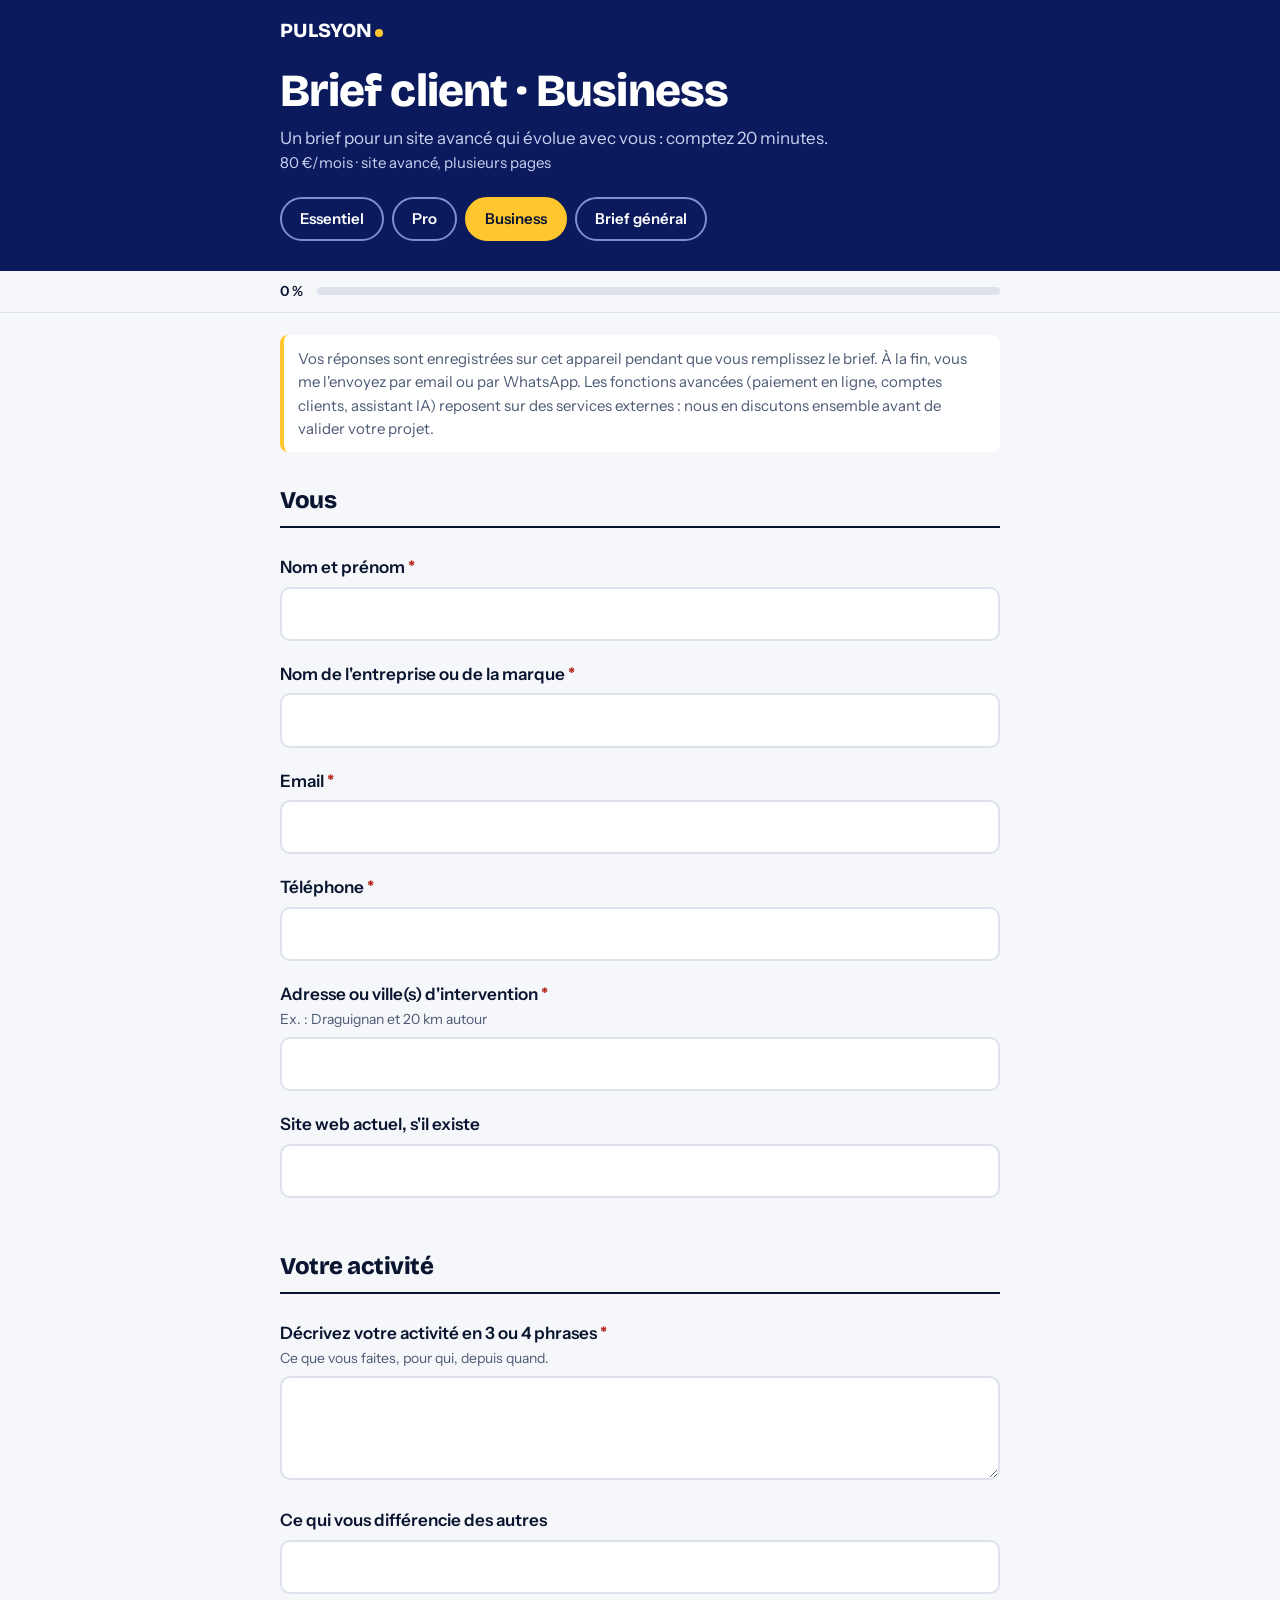
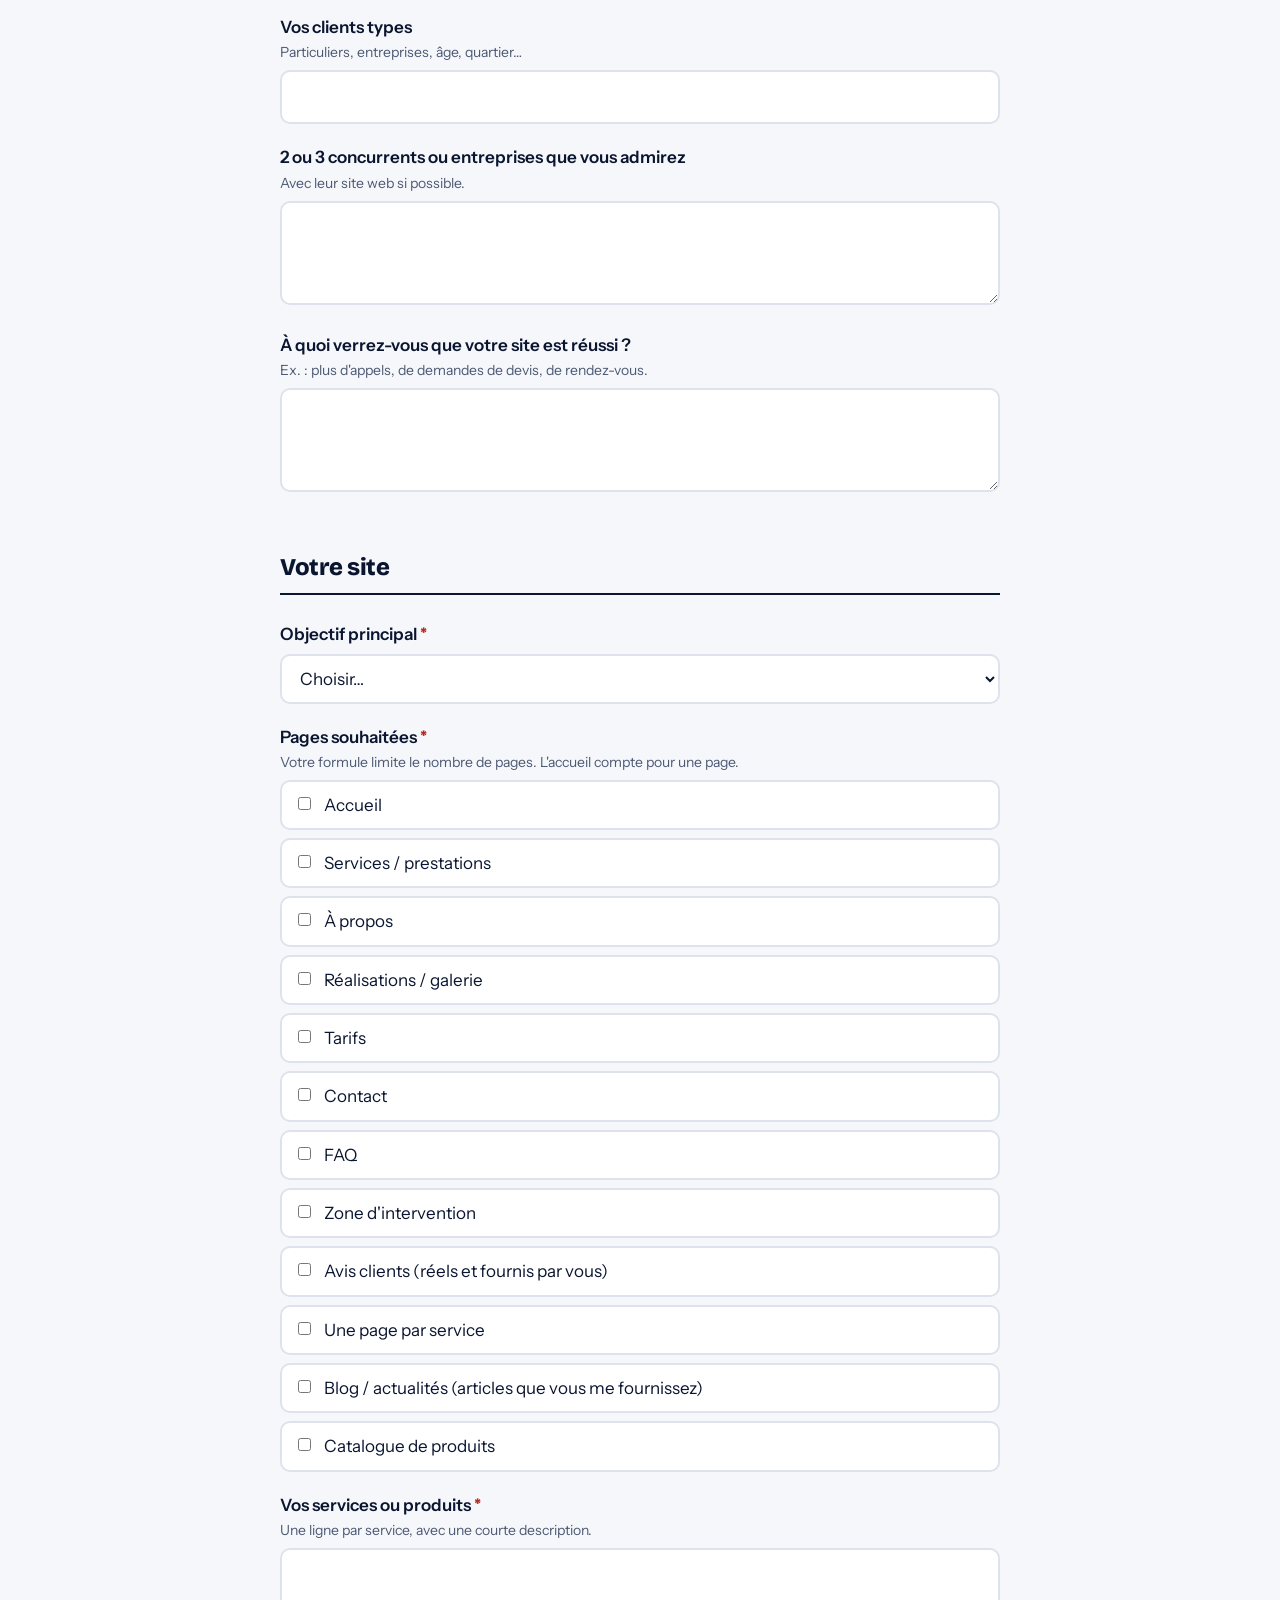
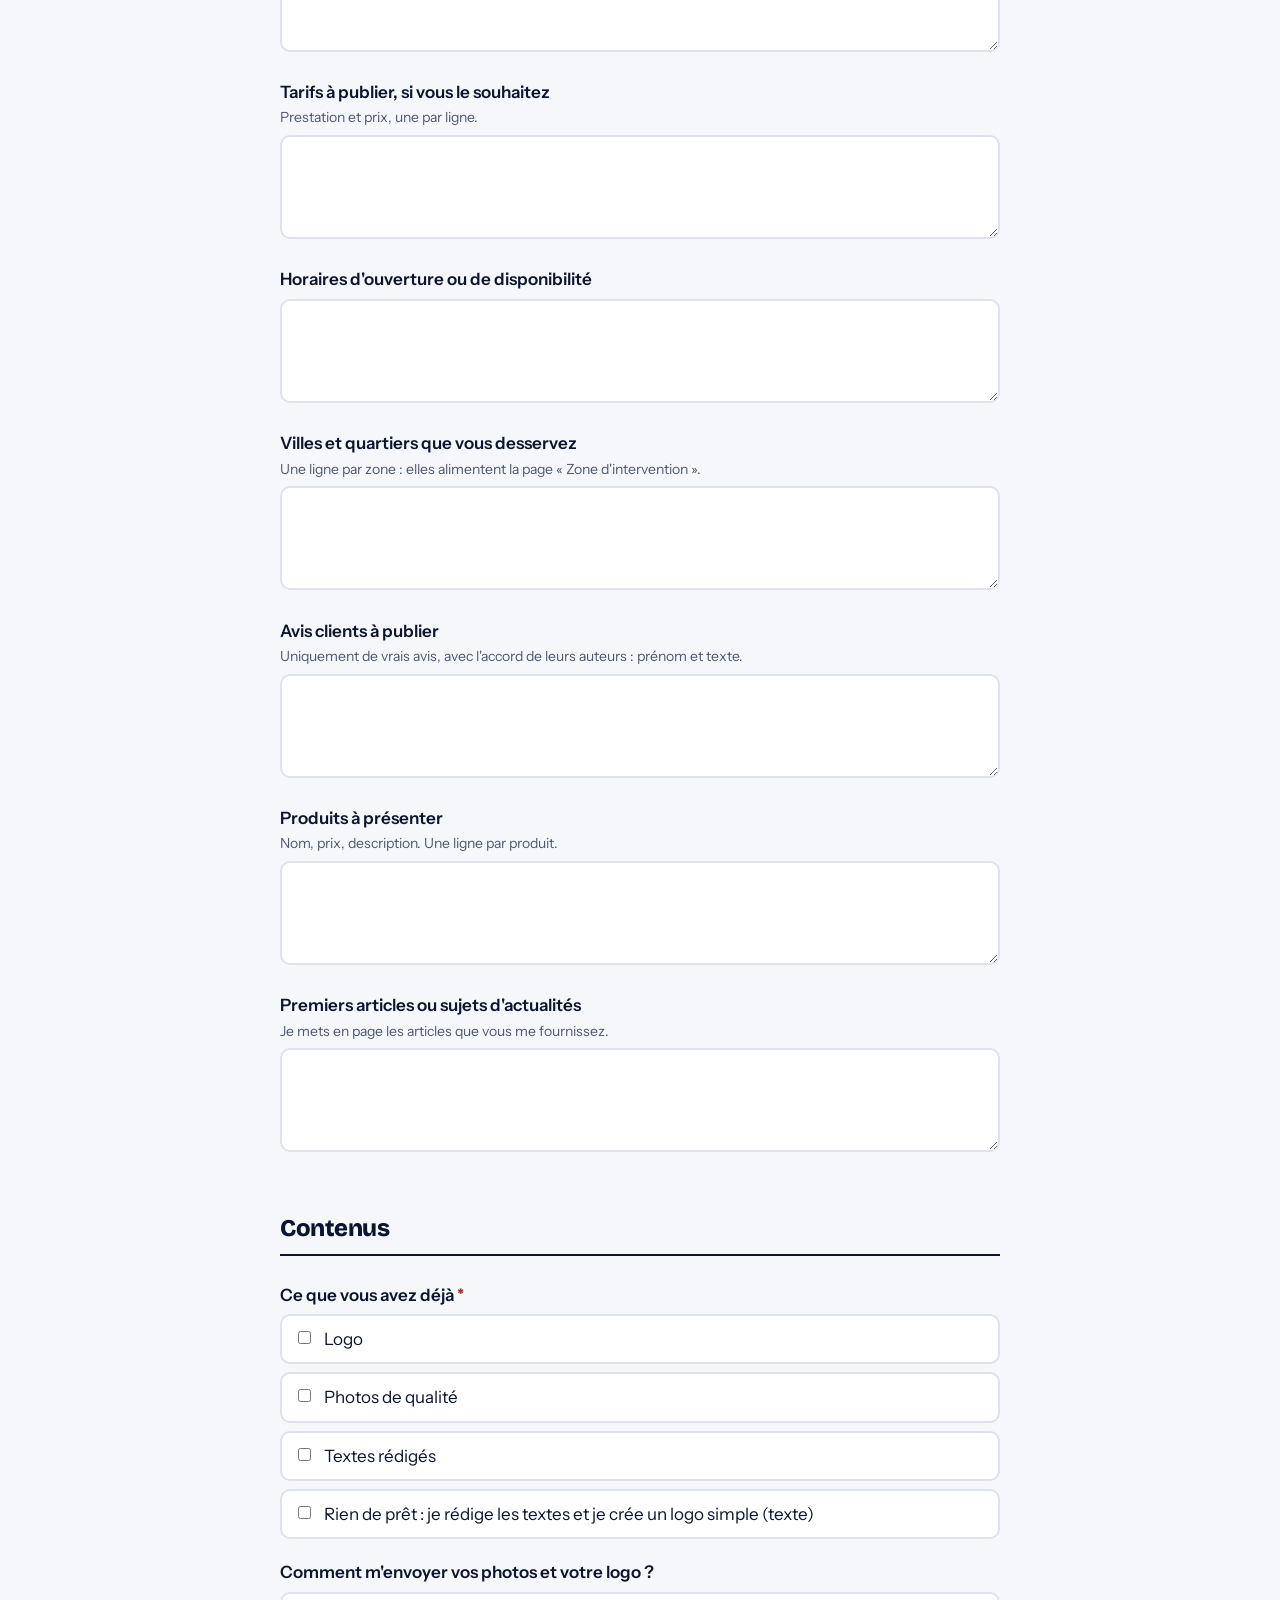
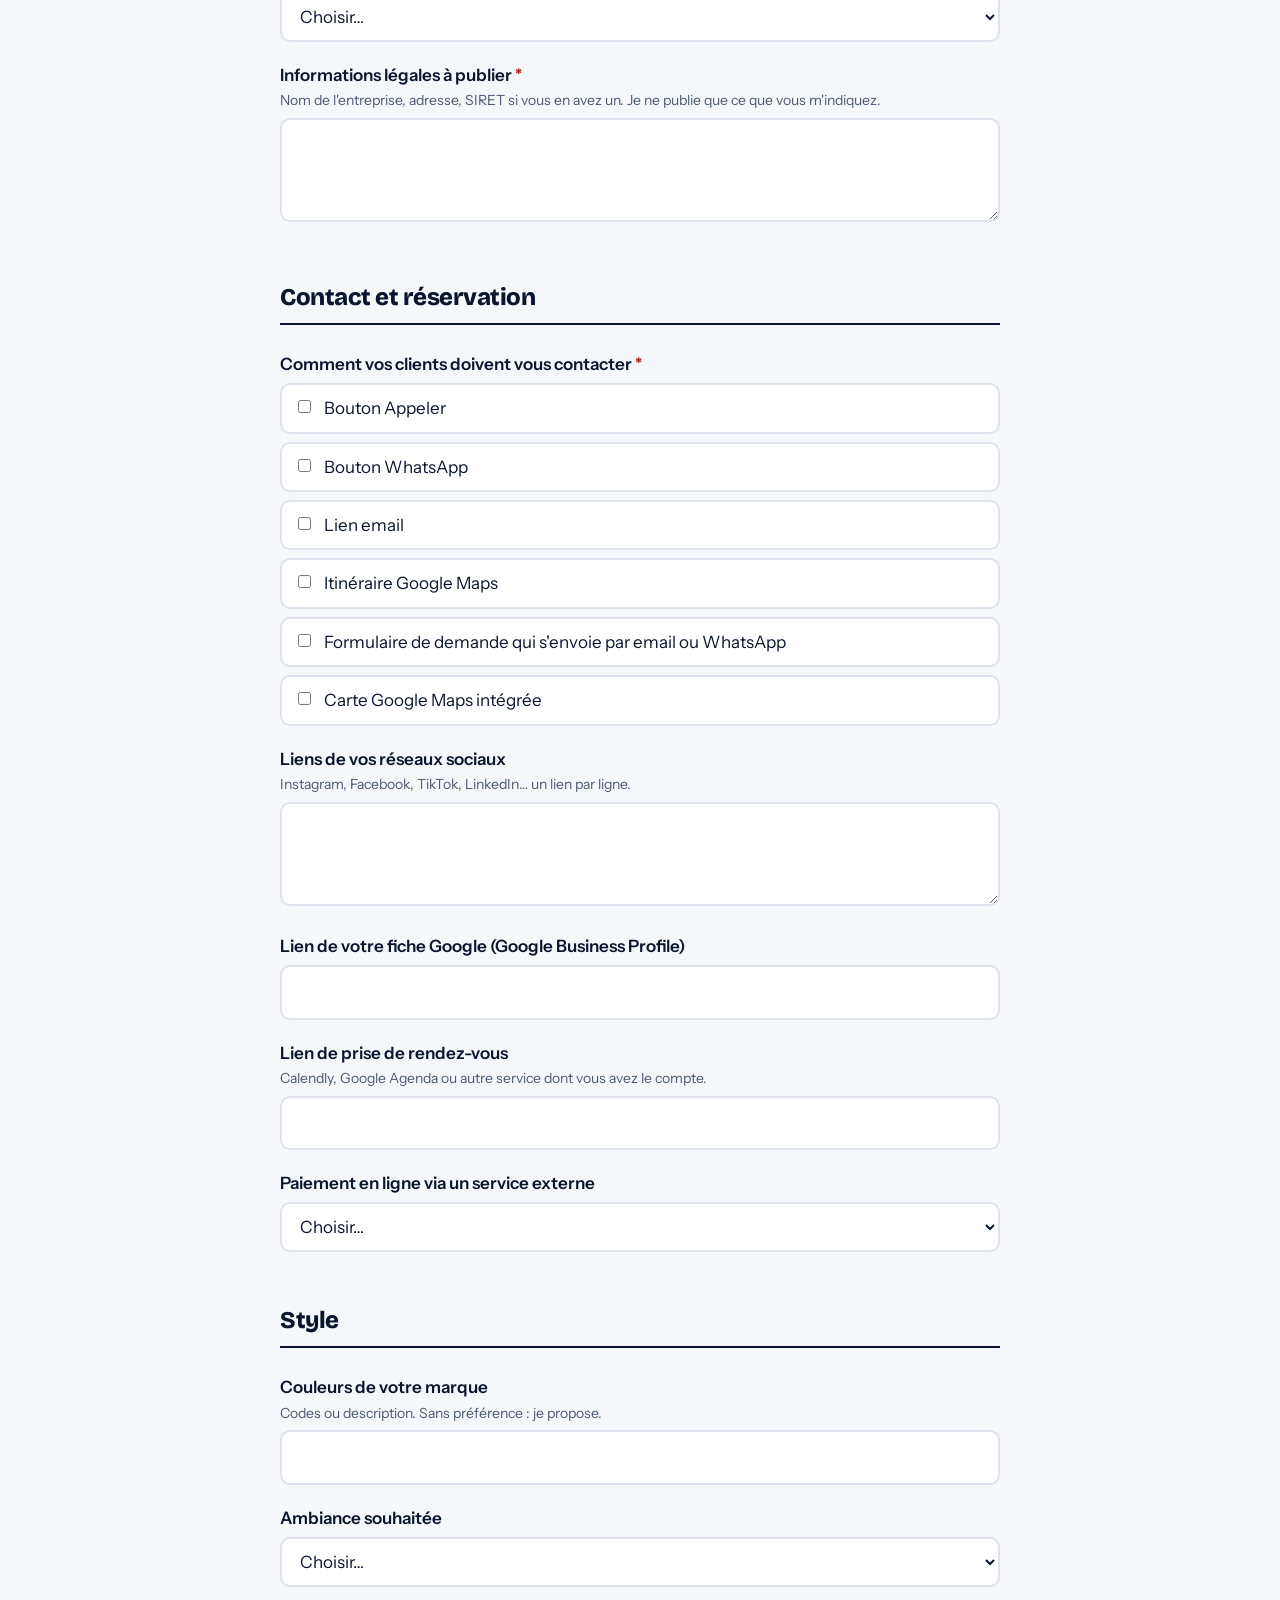
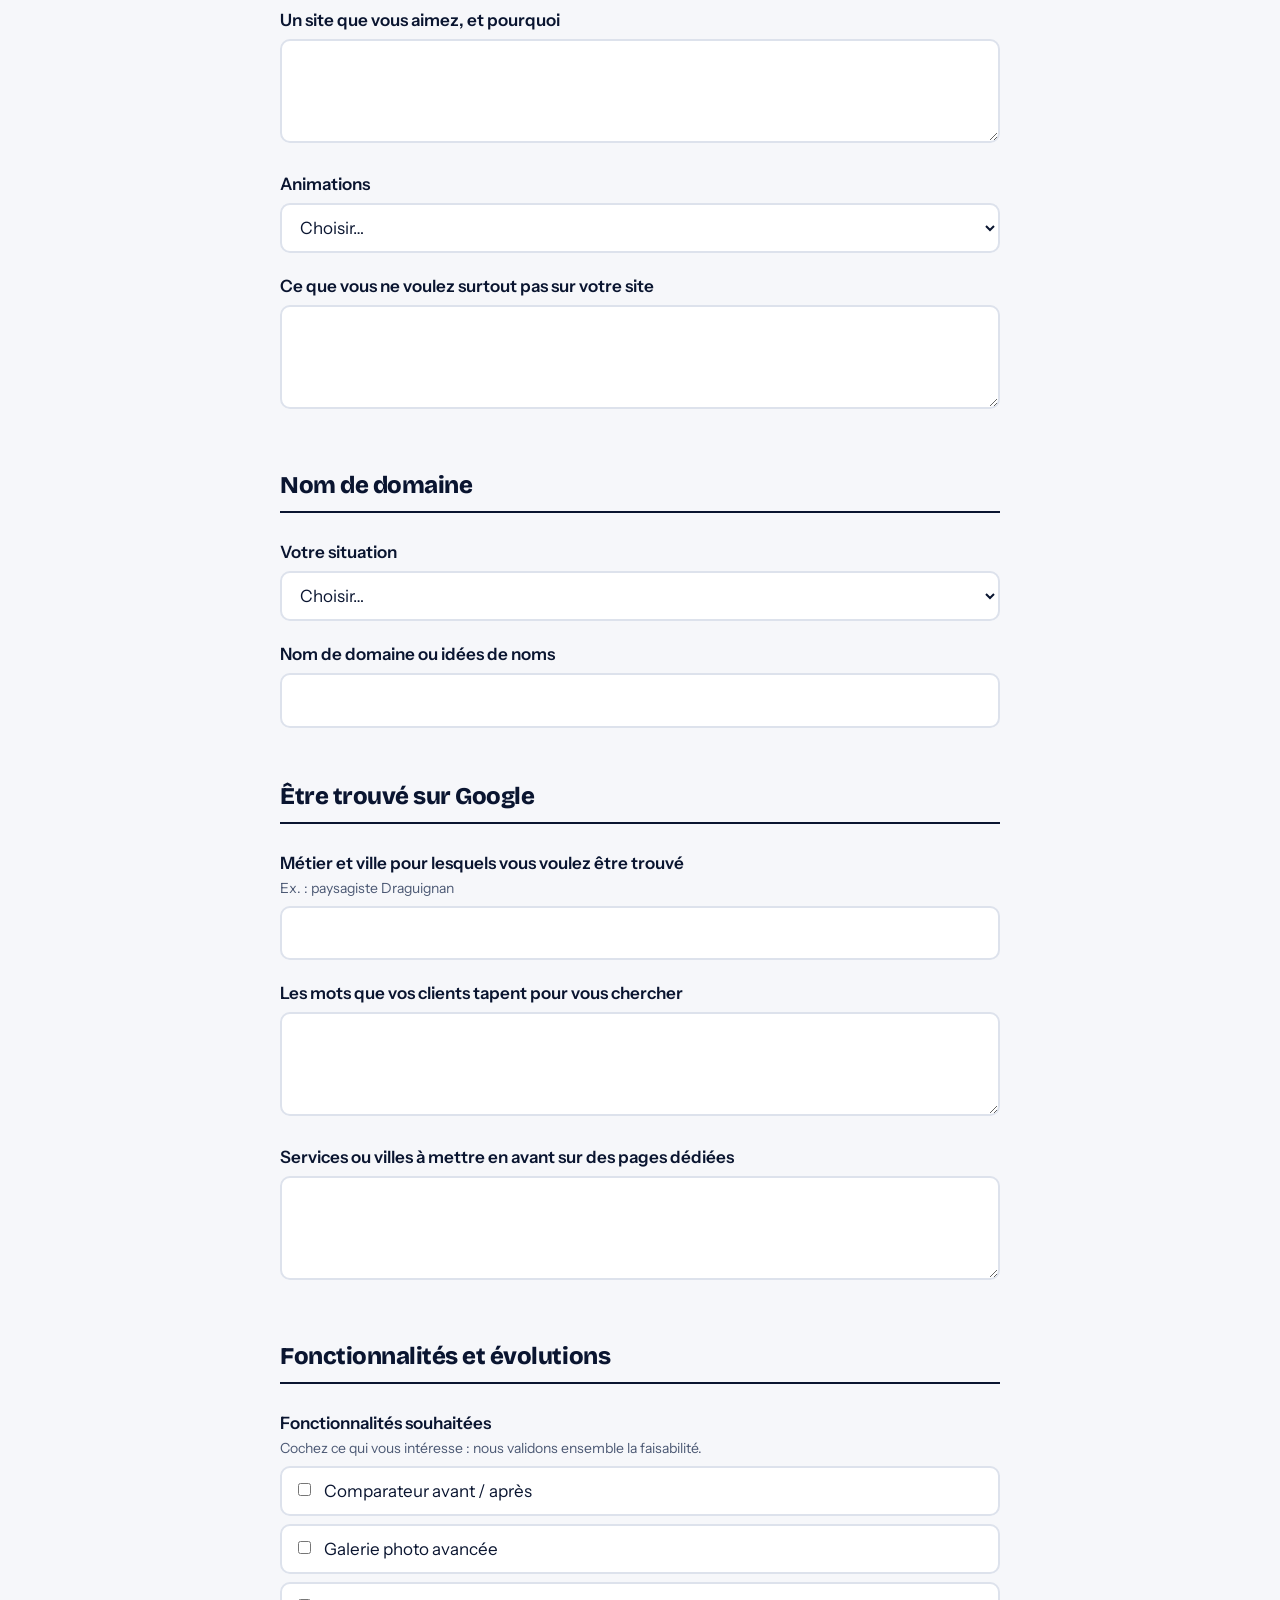
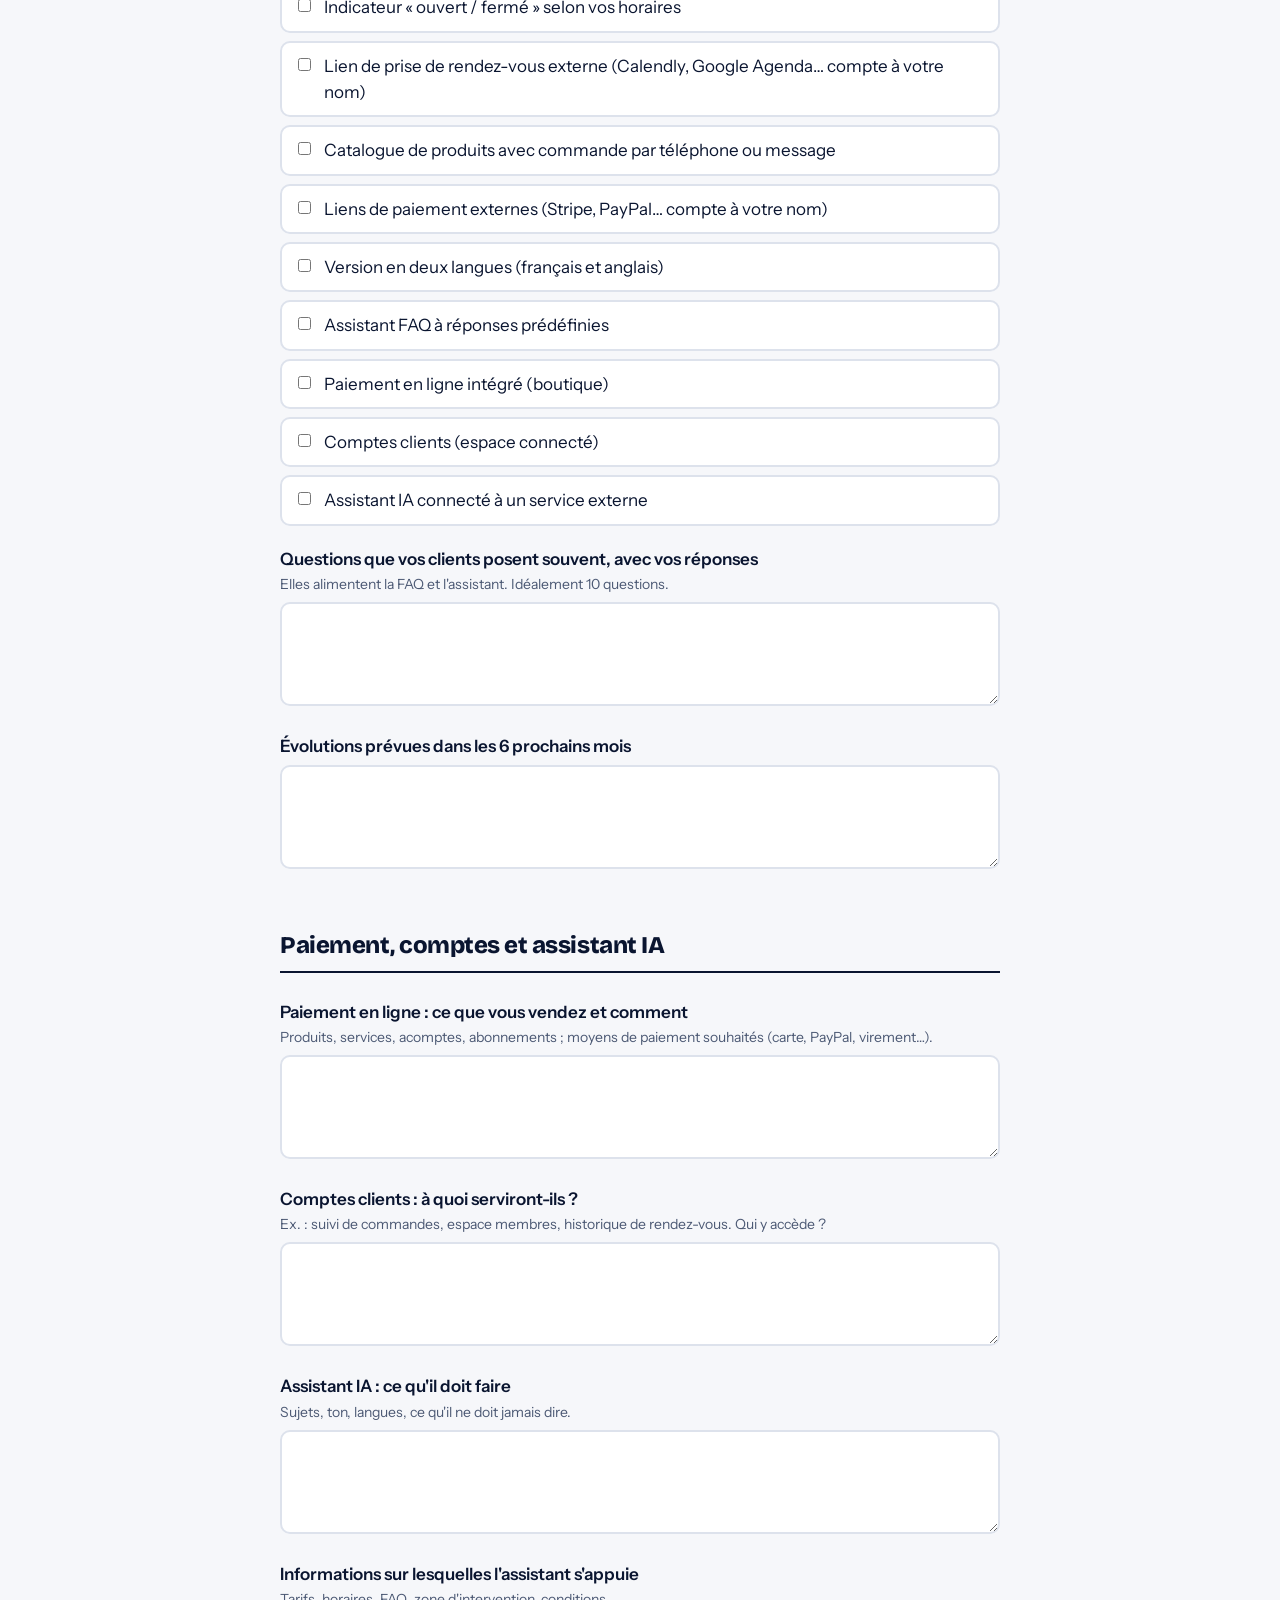
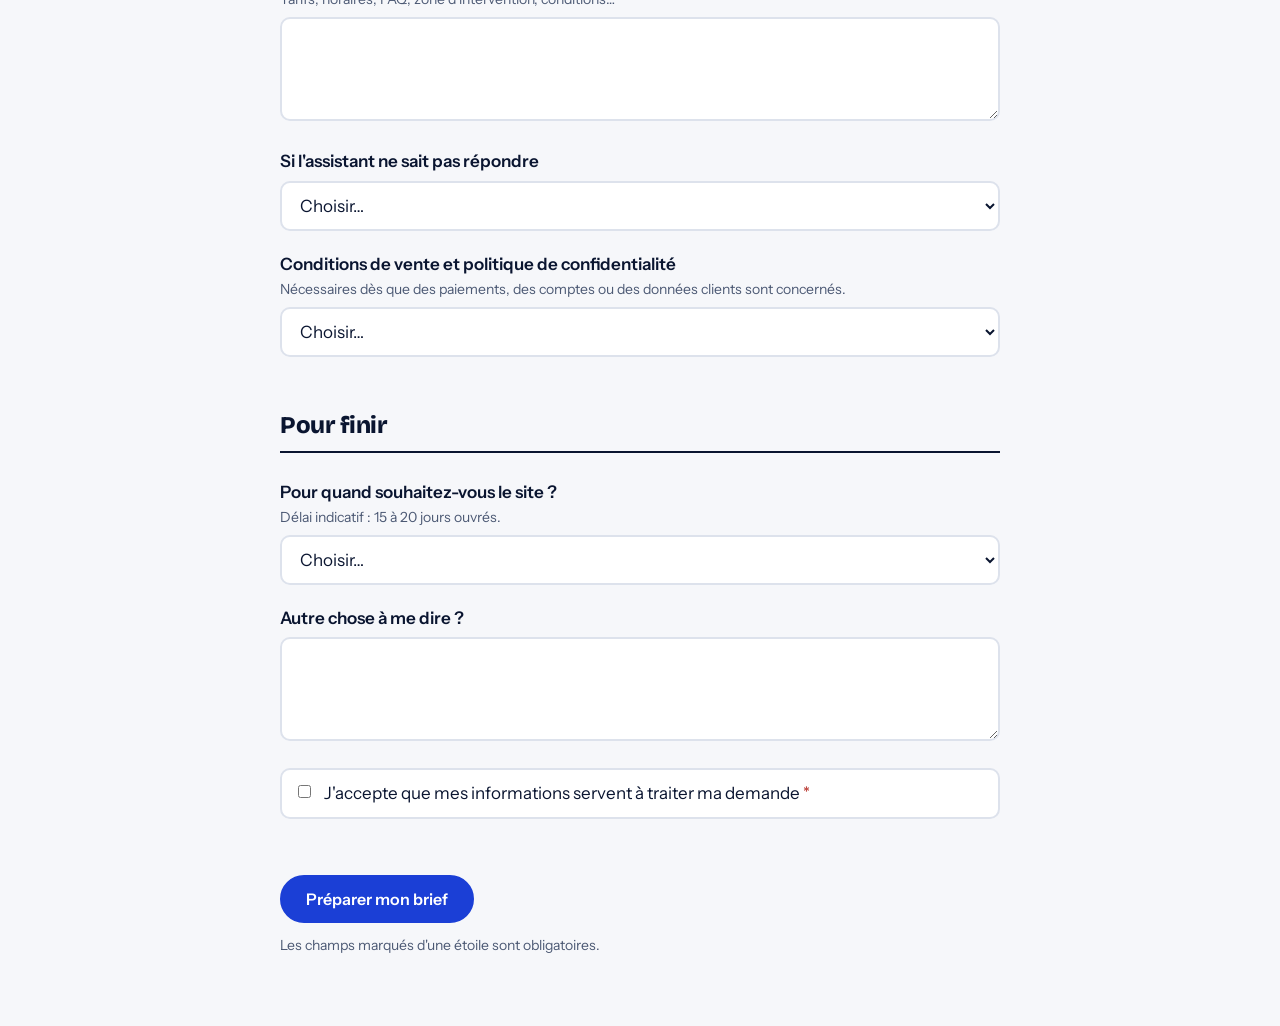
<file: brief-business.html>
<!DOCTYPE html>
<html lang="fr">
<head>
<meta charset="utf-8">
<meta name="viewport" content="width=device-width, initial-scale=1, viewport-fit=cover">
<title>Brief client Business · PULSYON</title>
<meta name="robots" content="noindex">
<link rel="preconnect" href="https://fonts.googleapis.com"><link rel="preconnect" href="https://fonts.gstatic.com" crossorigin>
<link href="https://fonts.googleapis.com/css2?family=Bricolage+Grotesque:opsz,wght@12..96,700;12..96,800&family=Instrument+Sans:wght@400;500;600&display=swap" rel="stylesheet">
<link rel="stylesheet" href="brief.css">
</head>
<body>
<header class="top"><div class="w">
<a class="logo" href="index.html">PULSYON<i></i></a>
<h1>Brief client · Business</h1>
<p>Un brief pour un site avancé qui évolue avec vous : comptez 20 minutes.</p>
<p class="scope">80 €/mois · site avancé, plusieurs pages</p>
<nav class="tabs" aria-label="Autres briefs"><a href="brief-essentiel.html">Essentiel</a><a href="brief-pro.html">Pro</a><a href="brief-business.html" aria-current="page">Business</a><a href="brief.html">Brief général</a></nav>
</div></header>
<div class="bar"><div class="w"><span id="pct">0 %</span><div class="track"><i id="fill"></i></div></div></div>
<main class="w">
<div class="note">Vos réponses sont enregistrées sur cet appareil pendant que vous remplissez le brief. À la fin, vous me l'envoyez par email ou par WhatsApp. Les fonctions avancées (paiement en ligne, comptes clients, assistant IA) reposent sur des services externes : nous en discutons ensemble avant de valider votre projet.</div>
<div id="form"></div>
<div class="go"><button class="btn" id="build" type="button">Préparer mon brief</button><p class="fine">Les champs marqués d'une étoile sont obligatoires.</p></div>
<section class="result" id="result" aria-live="polite">
<h2>Votre brief est prêt</h2>
<p>Choisissez comment me l'envoyer. Le texte est copié automatiquement : collez-le dans le message.</p>
<textarea id="out" readonly aria-label="Résumé de votre brief"></textarea>
<div class="acts"><button class="btn" id="mail" type="button">Envoyer par email</button><button class="btn" id="wa" type="button">Envoyer par WhatsApp</button><button class="btn alt" id="copy" type="button">Copier</button><button class="btn alt" id="dl" type="button">Télécharger (.txt)</button></div>
<div class="status" id="status"></div>
<p class="fine">Je vous recontacte sous 24 h. Vos données servent uniquement à traiter votre demande (voir <a href="mentions-legales.html">mentions légales</a>).</p>
</section>
</main>
<script>window.BRIEF={"key": "business", "name": "Business", "scope": "80 €/mois · site avancé, plusieurs pages", "max": 0, "sections": [["Vous", [{"i": "nom", "t": "text", "q": "Nom et prénom", "r": 1}, {"i": "ent", "t": "text", "q": "Nom de l'entreprise ou de la marque", "r": 1}, {"i": "mail", "t": "email", "q": "Email", "r": 1}, {"i": "tel", "t": "tel", "q": "Téléphone", "r": 1}, {"i": "ville", "t": "text", "q": "Adresse ou ville(s) d'intervention", "h": "Ex. : Draguignan et 20 km autour", "r": 1}, {"i": "actuel", "t": "url", "q": "Site web actuel, s'il existe"}]], ["Votre activité", [{"i": "act", "t": "textarea", "q": "Décrivez votre activité en 3 ou 4 phrases", "h": "Ce que vous faites, pour qui, depuis quand.", "r": 1}, {"i": "atout", "t": "text", "q": "Ce qui vous différencie des autres"}, {"i": "cible", "t": "text", "q": "Vos clients types", "h": "Particuliers, entreprises, âge, quartier…"}, {"i": "conc", "t": "textarea", "q": "2 ou 3 concurrents ou entreprises que vous admirez", "h": "Avec leur site web si possible."}, {"i": "succes", "t": "textarea", "q": "À quoi verrez-vous que votre site est réussi ?", "h": "Ex. : plus d'appels, de demandes de devis, de rendez-vous."}]], ["Votre site", [{"i": "obj", "t": "select", "q": "Objectif principal", "r": 1, "o": ["Être contacté (appel, WhatsApp, email)", "Présenter mes services", "Montrer mes réalisations", "Donner mes horaires et mon accès", "Rassurer et gagner en crédibilité", "Prendre des rendez-vous (via un lien externe de réservation)", "Présenter un catalogue de produits"]}, {"i": "pages", "t": "checks", "q": "Pages souhaitées", "h": "Votre formule limite le nombre de pages. L'accueil compte pour une page.", "r": 1, "o": ["Accueil", "Services / prestations", "À propos", "Réalisations / galerie", "Tarifs", "Contact", "FAQ", "Zone d'intervention", "Avis clients (réels et fournis par vous)", "Une page par service", "Blog / actualités (articles que vous me fournissez)", "Catalogue de produits"]}, {"i": "serv", "t": "textarea", "q": "Vos services ou produits", "h": "Une ligne par service, avec une courte description.", "r": 1}, {"i": "tarifs", "t": "textarea", "q": "Tarifs à publier, si vous le souhaitez", "h": "Prestation et prix, une par ligne."}, {"i": "horaires", "t": "textarea", "q": "Horaires d'ouverture ou de disponibilité"}, {"i": "zone", "t": "textarea", "q": "Villes et quartiers que vous desservez", "h": "Une ligne par zone : elles alimentent la page « Zone d'intervention »."}, {"i": "avis", "t": "textarea", "q": "Avis clients à publier", "h": "Uniquement de vrais avis, avec l'accord de leurs auteurs : prénom et texte."}, {"i": "prod", "t": "textarea", "q": "Produits à présenter", "h": "Nom, prix, description. Une ligne par produit."}, {"i": "blog", "t": "textarea", "q": "Premiers articles ou sujets d'actualités", "h": "Je mets en page les articles que vous me fournissez."}]], ["Contenus", [{"i": "dispo", "t": "checks", "q": "Ce que vous avez déjà", "o": ["Logo", "Photos de qualité", "Textes rédigés", "Rien de prêt : je rédige les textes et je crée un logo simple (texte)"], "r": 1}, {"i": "envoi", "t": "select", "q": "Comment m'envoyer vos photos et votre logo ?", "o": ["Par WhatsApp", "Par email", "Par lien (Drive, Dropbox…)", "Je n'en ai pas"]}, {"i": "legal", "t": "textarea", "q": "Informations légales à publier", "h": "Nom de l'entreprise, adresse, SIRET si vous en avez un. Je ne publie que ce que vous m'indiquez.", "r": 1}]], ["Contact et réservation", [{"i": "cont", "t": "checks", "q": "Comment vos clients doivent vous contacter", "r": 1, "o": ["Bouton Appeler", "Bouton WhatsApp", "Lien email", "Itinéraire Google Maps", "Formulaire de demande qui s'envoie par email ou WhatsApp", "Carte Google Maps intégrée"]}, {"i": "res", "t": "textarea", "q": "Liens de vos réseaux sociaux", "h": "Instagram, Facebook, TikTok, LinkedIn… un lien par ligne."}, {"i": "gbp", "t": "url", "q": "Lien de votre fiche Google (Google Business Profile)"}, {"i": "rdv", "t": "url", "q": "Lien de prise de rendez-vous", "h": "Calendly, Google Agenda ou autre service dont vous avez le compte."}, {"i": "pay", "t": "select", "q": "Paiement en ligne via un service externe", "o": ["Pas de paiement en ligne", "J'ai déjà un compte (Stripe, PayPal…)", "Je dois en ouvrir un"]}]], ["Style", [{"i": "coul", "t": "text", "q": "Couleurs de votre marque", "h": "Codes ou description. Sans préférence : je propose."}, {"i": "amb", "t": "select", "q": "Ambiance souhaitée", "o": ["Sobre et professionnelle", "Chaleureuse et conviviale", "Moderne et dynamique", "Nature et authentique", "Haut de gamme", "Je ne sais pas, conseillez-moi"]}, {"i": "aime", "t": "textarea", "q": "Un site que vous aimez, et pourquoi"}, {"i": "anim", "t": "select", "q": "Animations", "o": ["Aucune", "Discrètes", "Marquées", "Conseillez-moi"]}, {"i": "non", "t": "textarea", "q": "Ce que vous ne voulez surtout pas sur votre site"}]], ["Nom de domaine", [{"i": "dom", "t": "select", "q": "Votre situation", "o": ["J'ai déjà un nom de domaine", "Je n'en ai pas : aidez-moi à choisir", "Je ne sais pas ce que c'est"]}, {"i": "domn", "t": "text", "q": "Nom de domaine ou idées de noms"}]], ["Être trouvé sur Google", [{"i": "seo", "t": "text", "q": "Métier et ville pour lesquels vous voulez être trouvé", "h": "Ex. : paysagiste Draguignan"}, {"i": "mots", "t": "textarea", "q": "Les mots que vos clients tapent pour vous chercher"}, {"i": "seo3", "t": "textarea", "q": "Services ou villes à mettre en avant sur des pages dédiées"}]], ["Fonctionnalités et évolutions", [{"i": "fonc", "t": "checks", "q": "Fonctionnalités souhaitées", "h": "Cochez ce qui vous intéresse : nous validons ensemble la faisabilité.", "o": ["Comparateur avant / après", "Galerie photo avancée", "Indicateur « ouvert / fermé » selon vos horaires", "Lien de prise de rendez-vous externe (Calendly, Google Agenda… compte à votre nom)", "Catalogue de produits avec commande par téléphone ou message", "Liens de paiement externes (Stripe, PayPal… compte à votre nom)", "Version en deux langues (français et anglais)", "Assistant FAQ à réponses prédéfinies", "Paiement en ligne intégré (boutique)", "Comptes clients (espace connecté)", "Assistant IA connecté à un service externe"]}, {"i": "faq", "t": "textarea", "q": "Questions que vos clients posent souvent, avec vos réponses", "h": "Elles alimentent la FAQ et l'assistant. Idéalement 10 questions."}, {"i": "evo", "t": "textarea", "q": "Évolutions prévues dans les 6 prochains mois"}]], ["Paiement, comptes et assistant IA", [{"i": "pay2", "t": "textarea", "q": "Paiement en ligne : ce que vous vendez et comment", "h": "Produits, services, acomptes, abonnements ; moyens de paiement souhaités (carte, PayPal, virement…)."}, {"i": "comp", "t": "textarea", "q": "Comptes clients : à quoi serviront-ils ?", "h": "Ex. : suivi de commandes, espace membres, historique de rendez-vous. Qui y accède ?"}, {"i": "ia", "t": "textarea", "q": "Assistant IA : ce qu'il doit faire", "h": "Sujets, ton, langues, ce qu'il ne doit jamais dire."}, {"i": "iasrc", "t": "textarea", "q": "Informations sur lesquelles l'assistant s'appuie", "h": "Tarifs, horaires, FAQ, zone d'intervention, conditions…"}, {"i": "iaesc", "t": "select", "q": "Si l'assistant ne sait pas répondre", "o": ["Renvoyer vers mon téléphone", "Renvoyer vers WhatsApp", "Renvoyer vers mon email", "Proposer un rendez-vous"]}, {"i": "rgpd", "t": "select", "q": "Conditions de vente et politique de confidentialité", "h": "Nécessaires dès que des paiements, des comptes ou des données clients sont concernés.", "o": ["Je les ai déjà", "Je n'en ai pas", "Je ne sais pas ce que c'est"]}]], ["Pour finir", [{"i": "delai", "t": "select", "q": "Pour quand souhaitez-vous le site ?", "h": "Délai indicatif : 15 à 20 jours ouvrés.", "o": ["Dès que possible", "Dans le mois", "Dans 2 ou 3 mois", "Pas de date précise"]}, {"i": "plus", "t": "textarea", "q": "Autre chose à me dire ?"}, {"i": "ok", "t": "consent", "q": "J'accepte que mes informations servent à traiter ma demande", "r": 1}]]]};</script>
<script src="brief.js"></script>
</body>
</html>
</file>
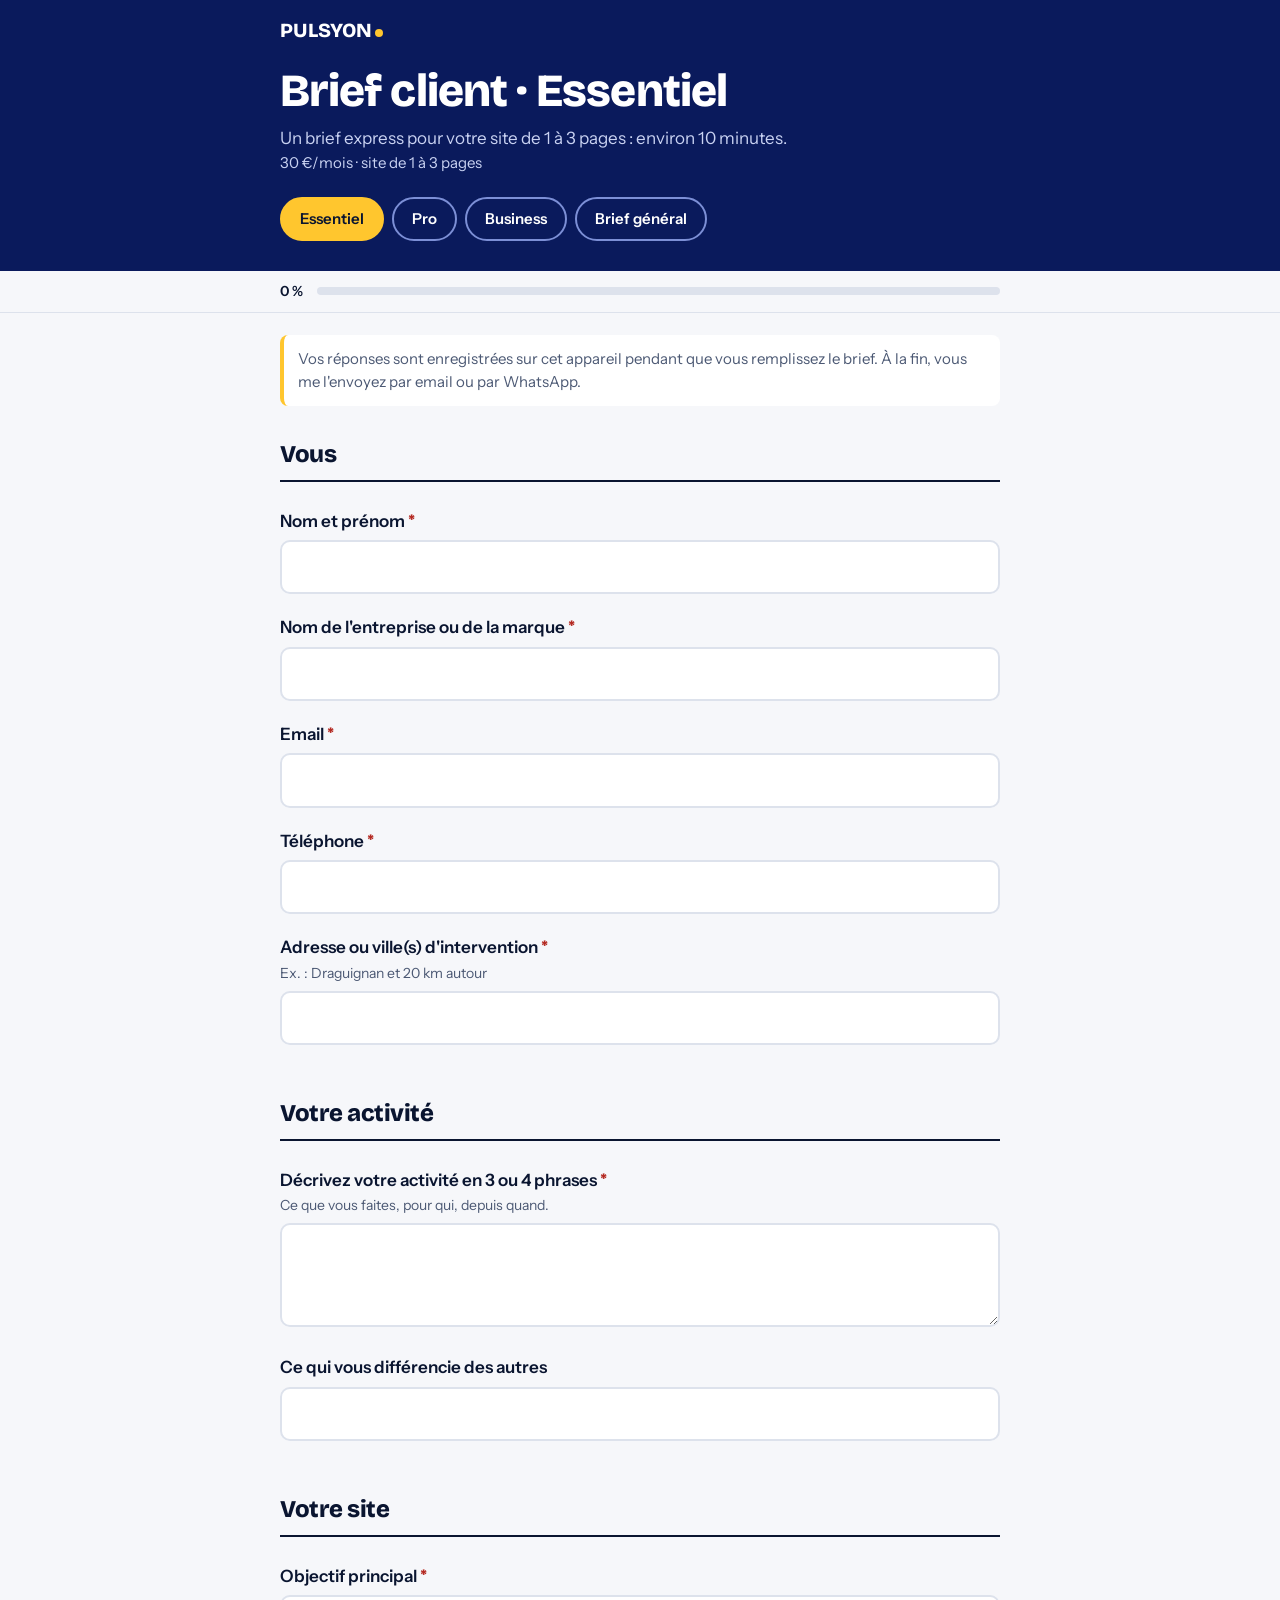
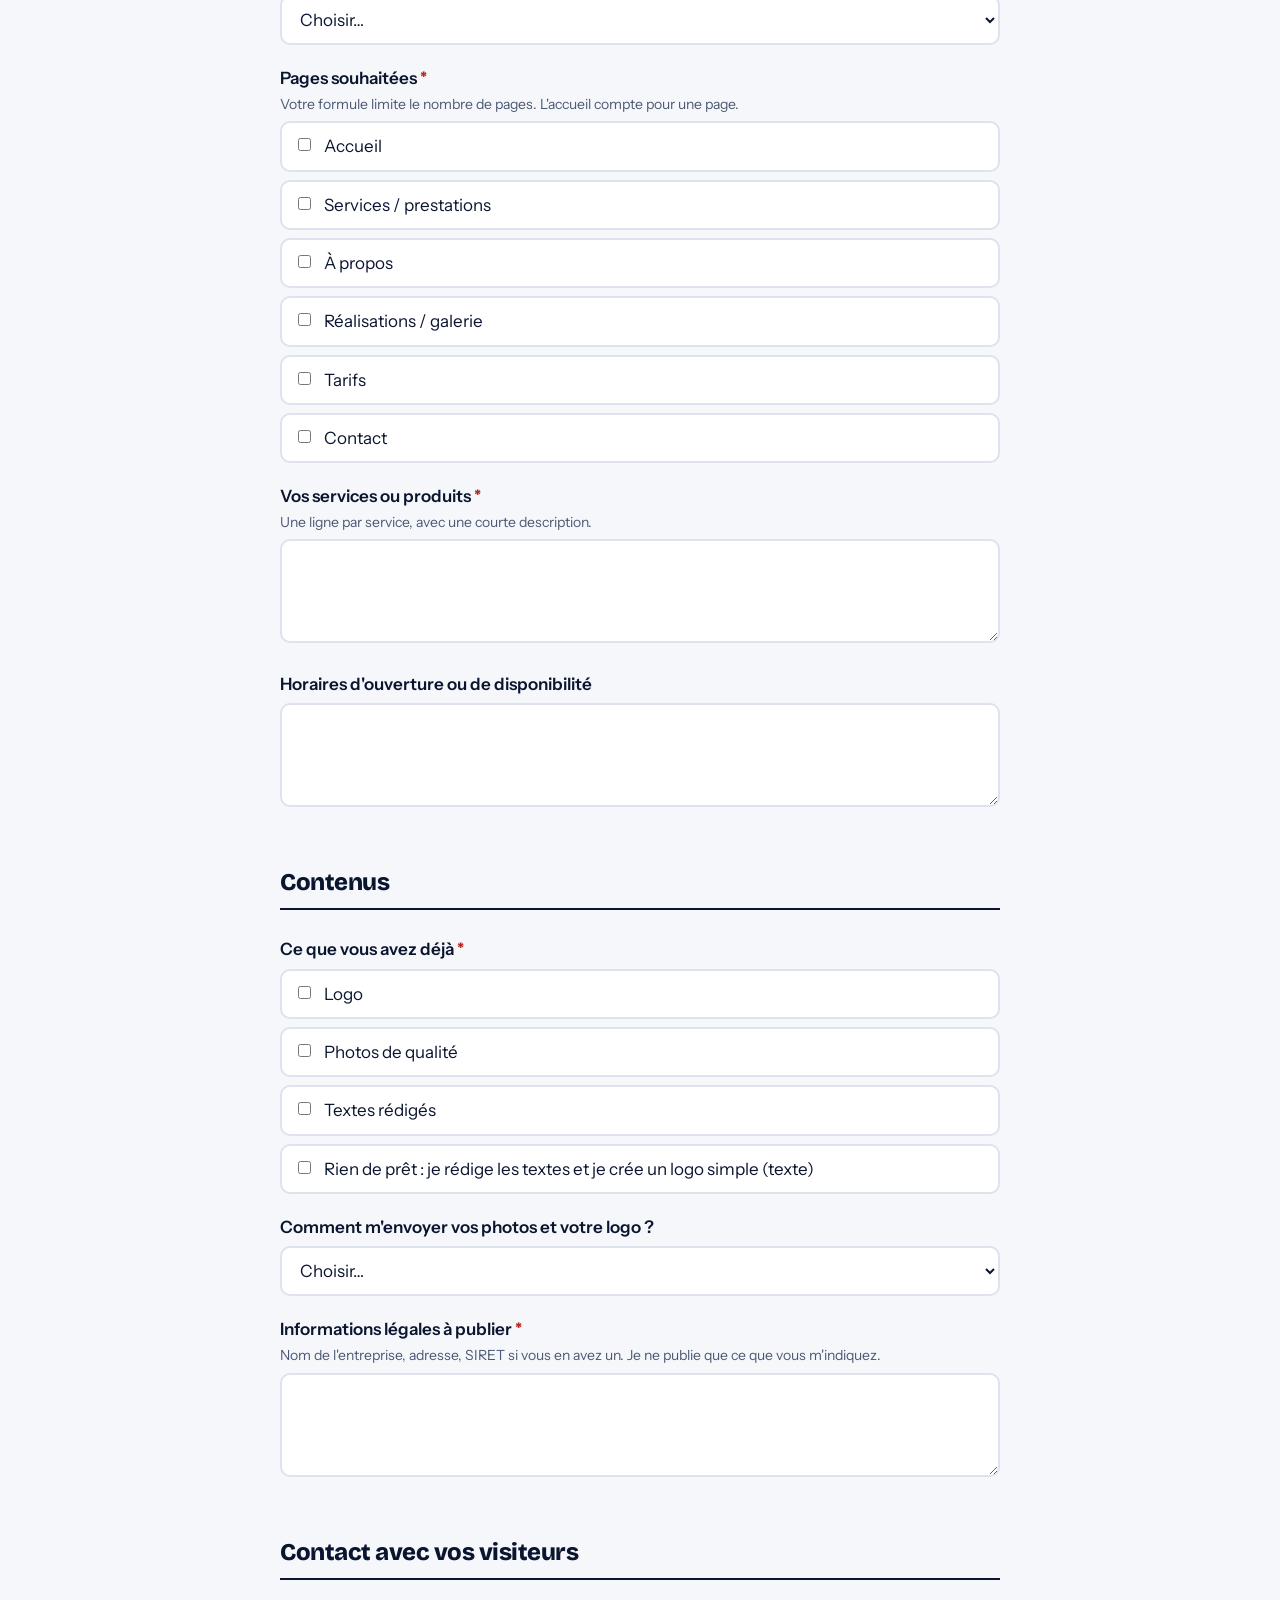
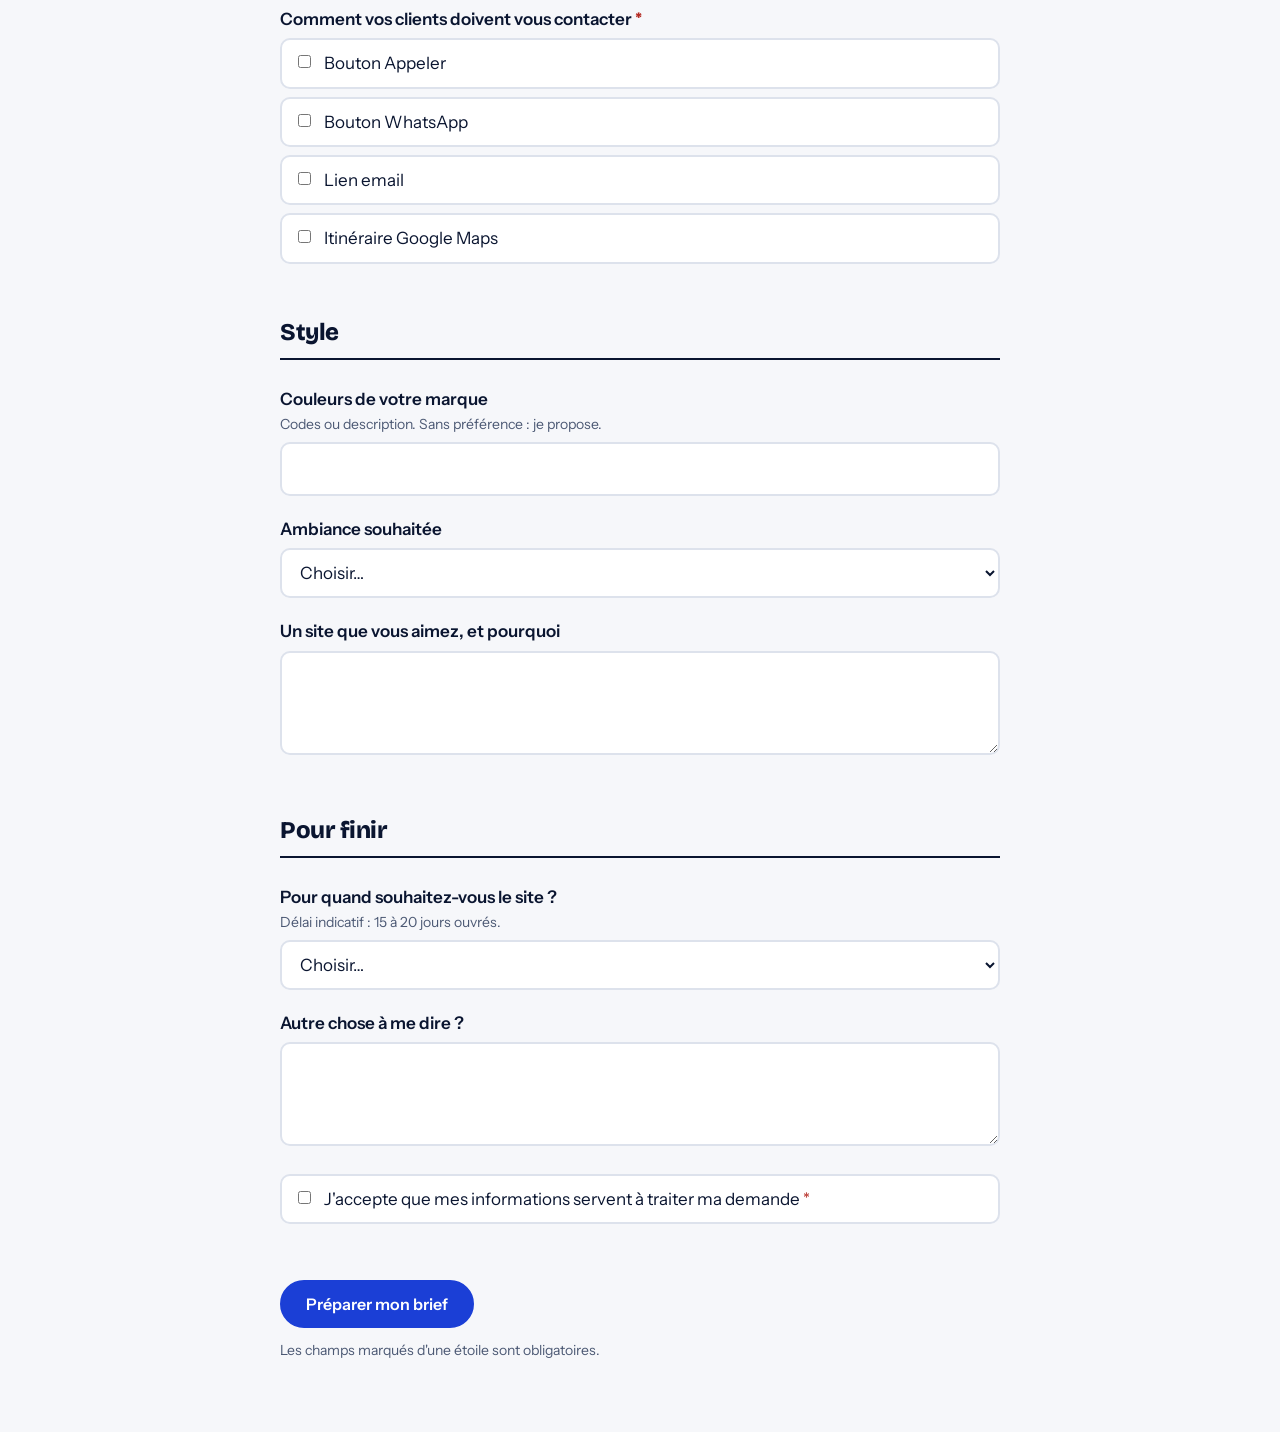
<file: brief-essentiel.html>
<!DOCTYPE html>
<html lang="fr">
<head>
<meta charset="utf-8">
<meta name="viewport" content="width=device-width, initial-scale=1, viewport-fit=cover">
<title>Brief client Essentiel · PULSYON</title>
<meta name="robots" content="noindex">
<link rel="preconnect" href="https://fonts.googleapis.com"><link rel="preconnect" href="https://fonts.gstatic.com" crossorigin>
<link href="https://fonts.googleapis.com/css2?family=Bricolage+Grotesque:opsz,wght@12..96,700;12..96,800&family=Instrument+Sans:wght@400;500;600&display=swap" rel="stylesheet">
<link rel="stylesheet" href="brief.css">
</head>
<body>
<header class="top"><div class="w">
<a class="logo" href="index.html">PULSYON<i></i></a>
<h1>Brief client · Essentiel</h1>
<p>Un brief express pour votre site de 1 à 3 pages : environ 10 minutes.</p>
<p class="scope">30 €/mois · site de 1 à 3 pages</p>
<nav class="tabs" aria-label="Autres briefs"><a href="brief-essentiel.html" aria-current="page">Essentiel</a><a href="brief-pro.html">Pro</a><a href="brief-business.html">Business</a><a href="brief.html">Brief général</a></nav>
</div></header>
<div class="bar"><div class="w"><span id="pct">0 %</span><div class="track"><i id="fill"></i></div></div></div>
<main class="w">
<div class="note">Vos réponses sont enregistrées sur cet appareil pendant que vous remplissez le brief. À la fin, vous me l'envoyez par email ou par WhatsApp.</div>
<div id="form"></div>
<div class="go"><button class="btn" id="build" type="button">Préparer mon brief</button><p class="fine">Les champs marqués d'une étoile sont obligatoires.</p></div>
<section class="result" id="result" aria-live="polite">
<h2>Votre brief est prêt</h2>
<p>Choisissez comment me l'envoyer. Le texte est copié automatiquement : collez-le dans le message.</p>
<textarea id="out" readonly aria-label="Résumé de votre brief"></textarea>
<div class="acts"><button class="btn" id="mail" type="button">Envoyer par email</button><button class="btn" id="wa" type="button">Envoyer par WhatsApp</button><button class="btn alt" id="copy" type="button">Copier</button><button class="btn alt" id="dl" type="button">Télécharger (.txt)</button></div>
<div class="status" id="status"></div>
<p class="fine">Je vous recontacte sous 24 h. Vos données servent uniquement à traiter votre demande (voir <a href="mentions-legales.html">mentions légales</a>).</p>
</section>
</main>
<script>window.BRIEF={"key": "essentiel", "name": "Essentiel", "scope": "30 €/mois · site de 1 à 3 pages", "max": 3, "sections": [["Vous", [{"i": "nom", "t": "text", "q": "Nom et prénom", "r": 1}, {"i": "ent", "t": "text", "q": "Nom de l'entreprise ou de la marque", "r": 1}, {"i": "mail", "t": "email", "q": "Email", "r": 1}, {"i": "tel", "t": "tel", "q": "Téléphone", "r": 1}, {"i": "ville", "t": "text", "q": "Adresse ou ville(s) d'intervention", "h": "Ex. : Draguignan et 20 km autour", "r": 1}]], ["Votre activité", [{"i": "act", "t": "textarea", "q": "Décrivez votre activité en 3 ou 4 phrases", "h": "Ce que vous faites, pour qui, depuis quand.", "r": 1}, {"i": "atout", "t": "text", "q": "Ce qui vous différencie des autres"}]], ["Votre site", [{"i": "obj", "t": "select", "q": "Objectif principal", "r": 1, "o": ["Être contacté (appel, WhatsApp, email)", "Présenter mes services", "Montrer mes réalisations", "Donner mes horaires et mon accès", "Rassurer et gagner en crédibilité"]}, {"i": "pages", "t": "checks", "q": "Pages souhaitées", "h": "Votre formule limite le nombre de pages. L'accueil compte pour une page.", "r": 1, "o": ["Accueil", "Services / prestations", "À propos", "Réalisations / galerie", "Tarifs", "Contact"]}, {"i": "serv", "t": "textarea", "q": "Vos services ou produits", "h": "Une ligne par service, avec une courte description.", "r": 1}, {"i": "horaires", "t": "textarea", "q": "Horaires d'ouverture ou de disponibilité"}]], ["Contenus", [{"i": "dispo", "t": "checks", "q": "Ce que vous avez déjà", "o": ["Logo", "Photos de qualité", "Textes rédigés", "Rien de prêt : je rédige les textes et je crée un logo simple (texte)"], "r": 1}, {"i": "envoi", "t": "select", "q": "Comment m'envoyer vos photos et votre logo ?", "o": ["Par WhatsApp", "Par email", "Par lien (Drive, Dropbox…)", "Je n'en ai pas"]}, {"i": "legal", "t": "textarea", "q": "Informations légales à publier", "h": "Nom de l'entreprise, adresse, SIRET si vous en avez un. Je ne publie que ce que vous m'indiquez.", "r": 1}]], ["Contact avec vos visiteurs", [{"i": "cont", "t": "checks", "q": "Comment vos clients doivent vous contacter", "r": 1, "o": ["Bouton Appeler", "Bouton WhatsApp", "Lien email", "Itinéraire Google Maps"]}]], ["Style", [{"i": "coul", "t": "text", "q": "Couleurs de votre marque", "h": "Codes ou description. Sans préférence : je propose."}, {"i": "amb", "t": "select", "q": "Ambiance souhaitée", "o": ["Sobre et professionnelle", "Chaleureuse et conviviale", "Moderne et dynamique", "Nature et authentique", "Haut de gamme", "Je ne sais pas, conseillez-moi"]}, {"i": "aime", "t": "textarea", "q": "Un site que vous aimez, et pourquoi"}]], ["Pour finir", [{"i": "delai", "t": "select", "q": "Pour quand souhaitez-vous le site ?", "h": "Délai indicatif : 15 à 20 jours ouvrés.", "o": ["Dès que possible", "Dans le mois", "Dans 2 ou 3 mois", "Pas de date précise"]}, {"i": "plus", "t": "textarea", "q": "Autre chose à me dire ?"}, {"i": "ok", "t": "consent", "q": "J'accepte que mes informations servent à traiter ma demande", "r": 1}]]]};</script>
<script src="brief.js"></script>
</body>
</html>
</file>
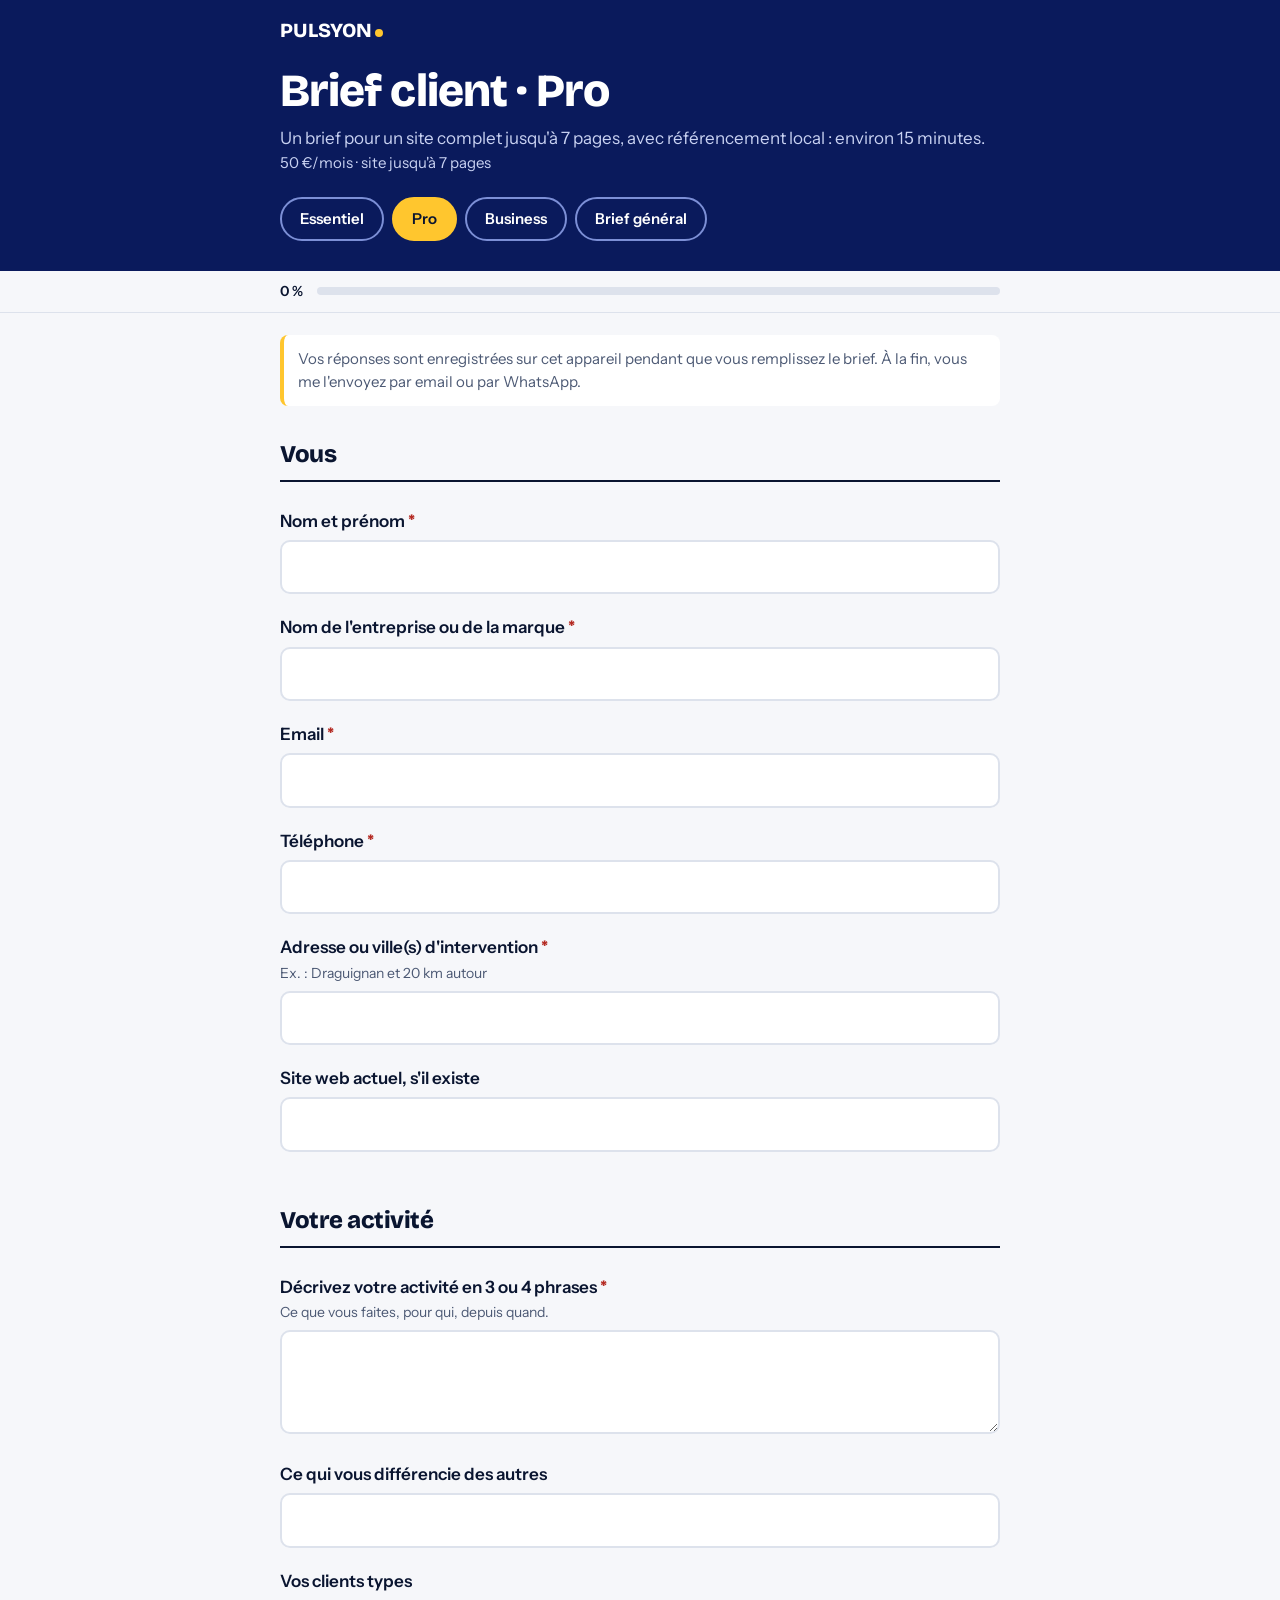
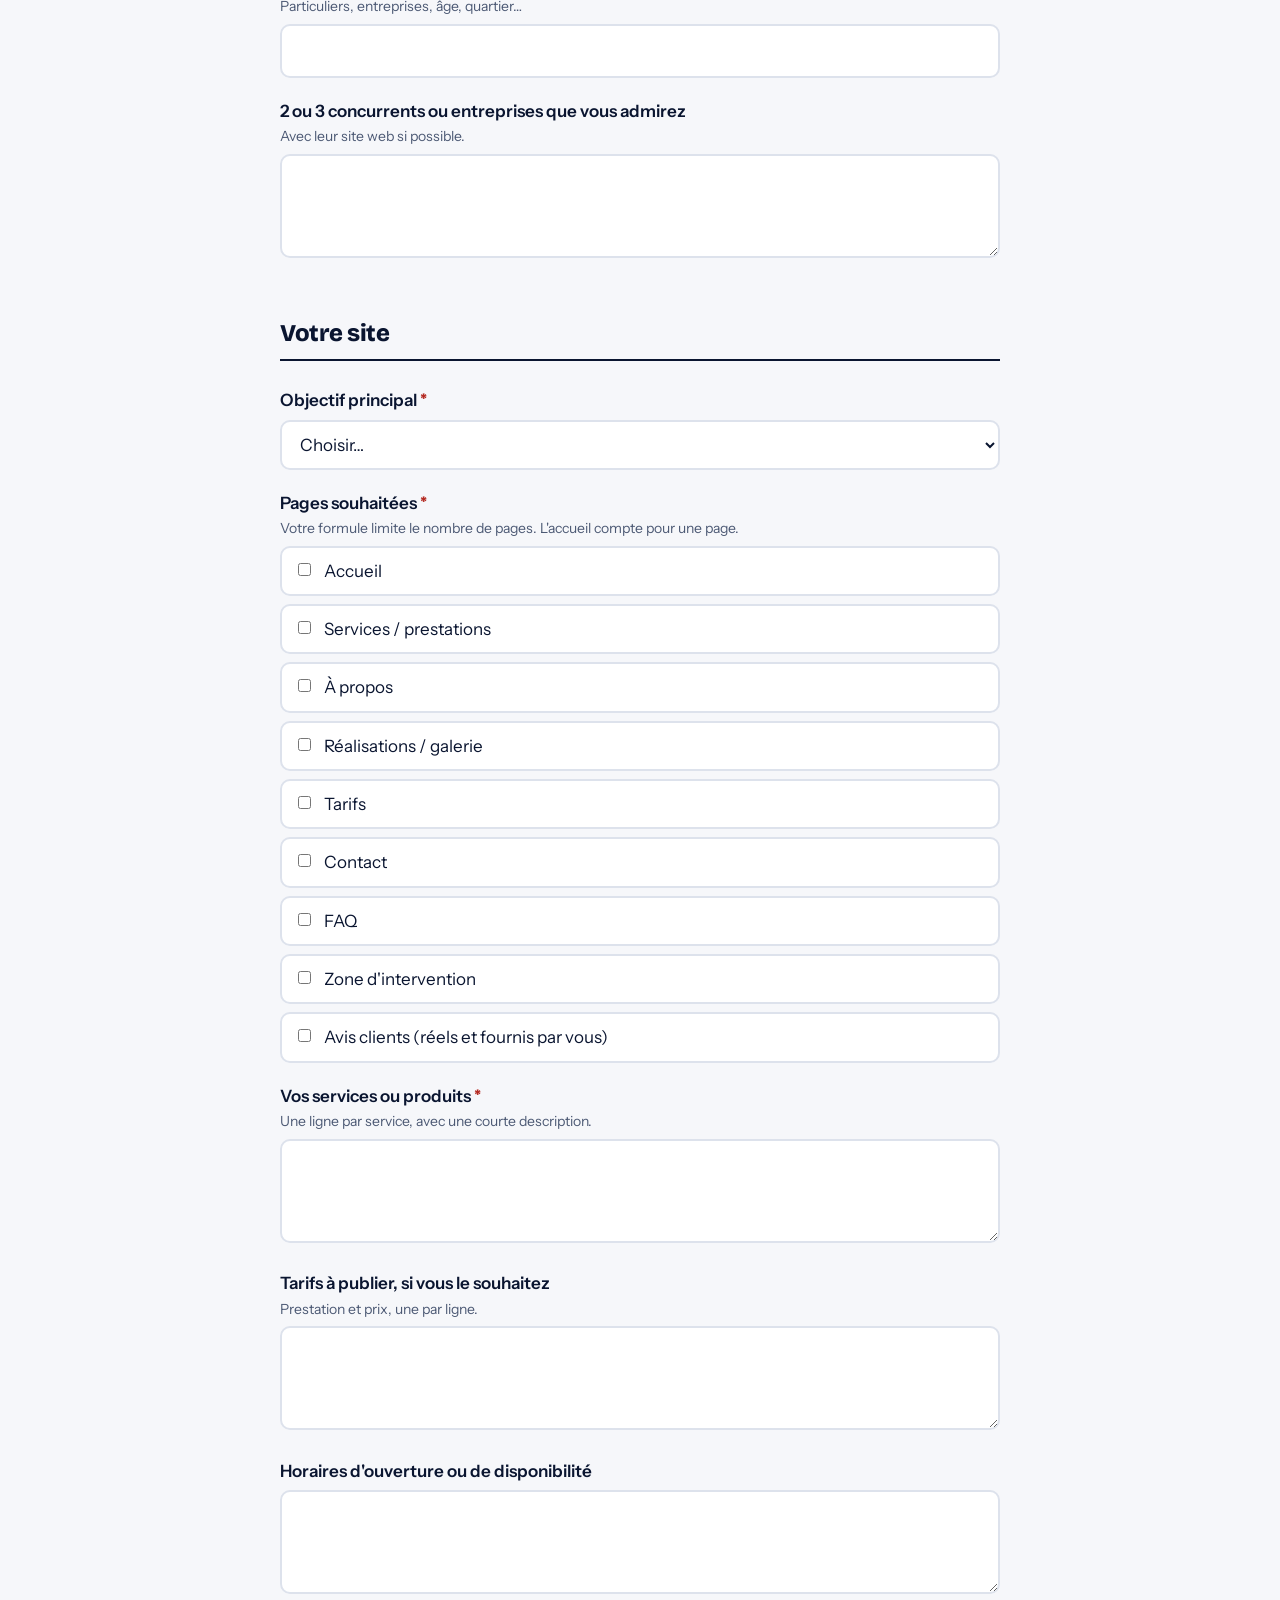
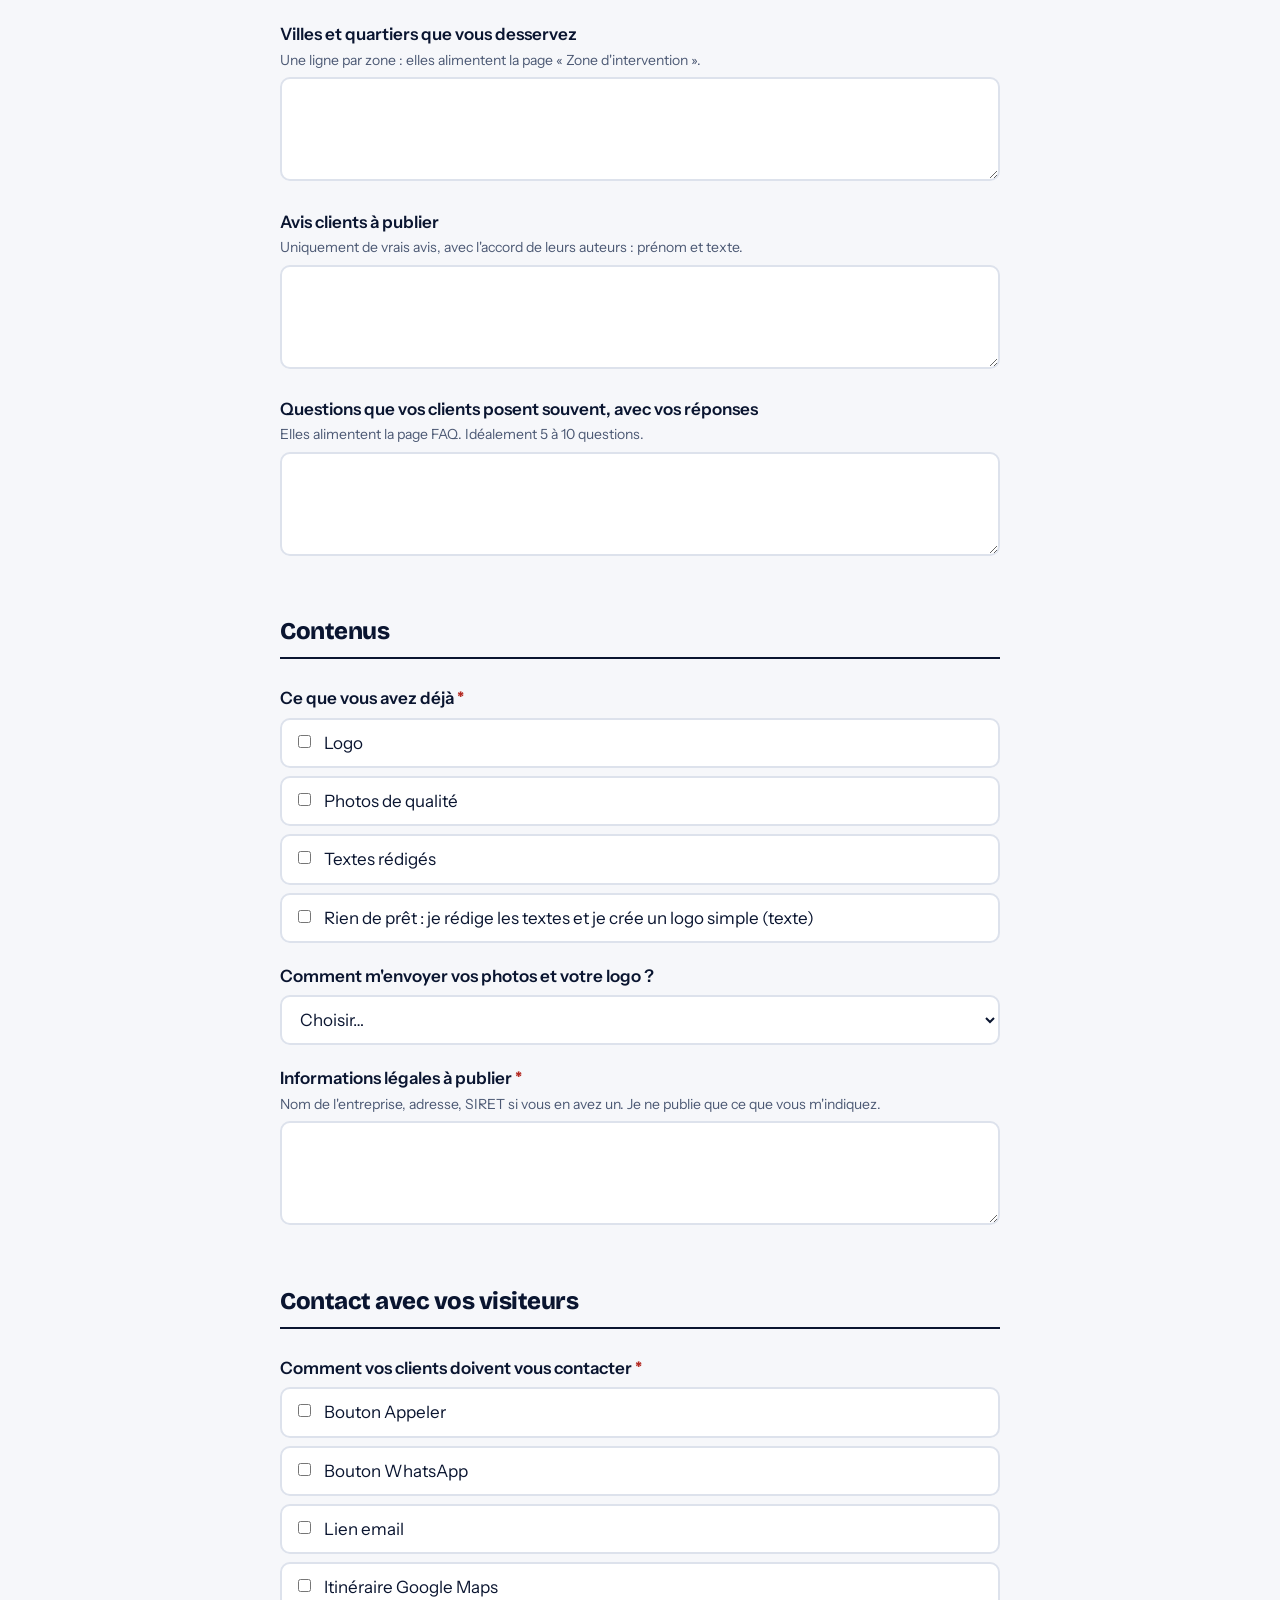
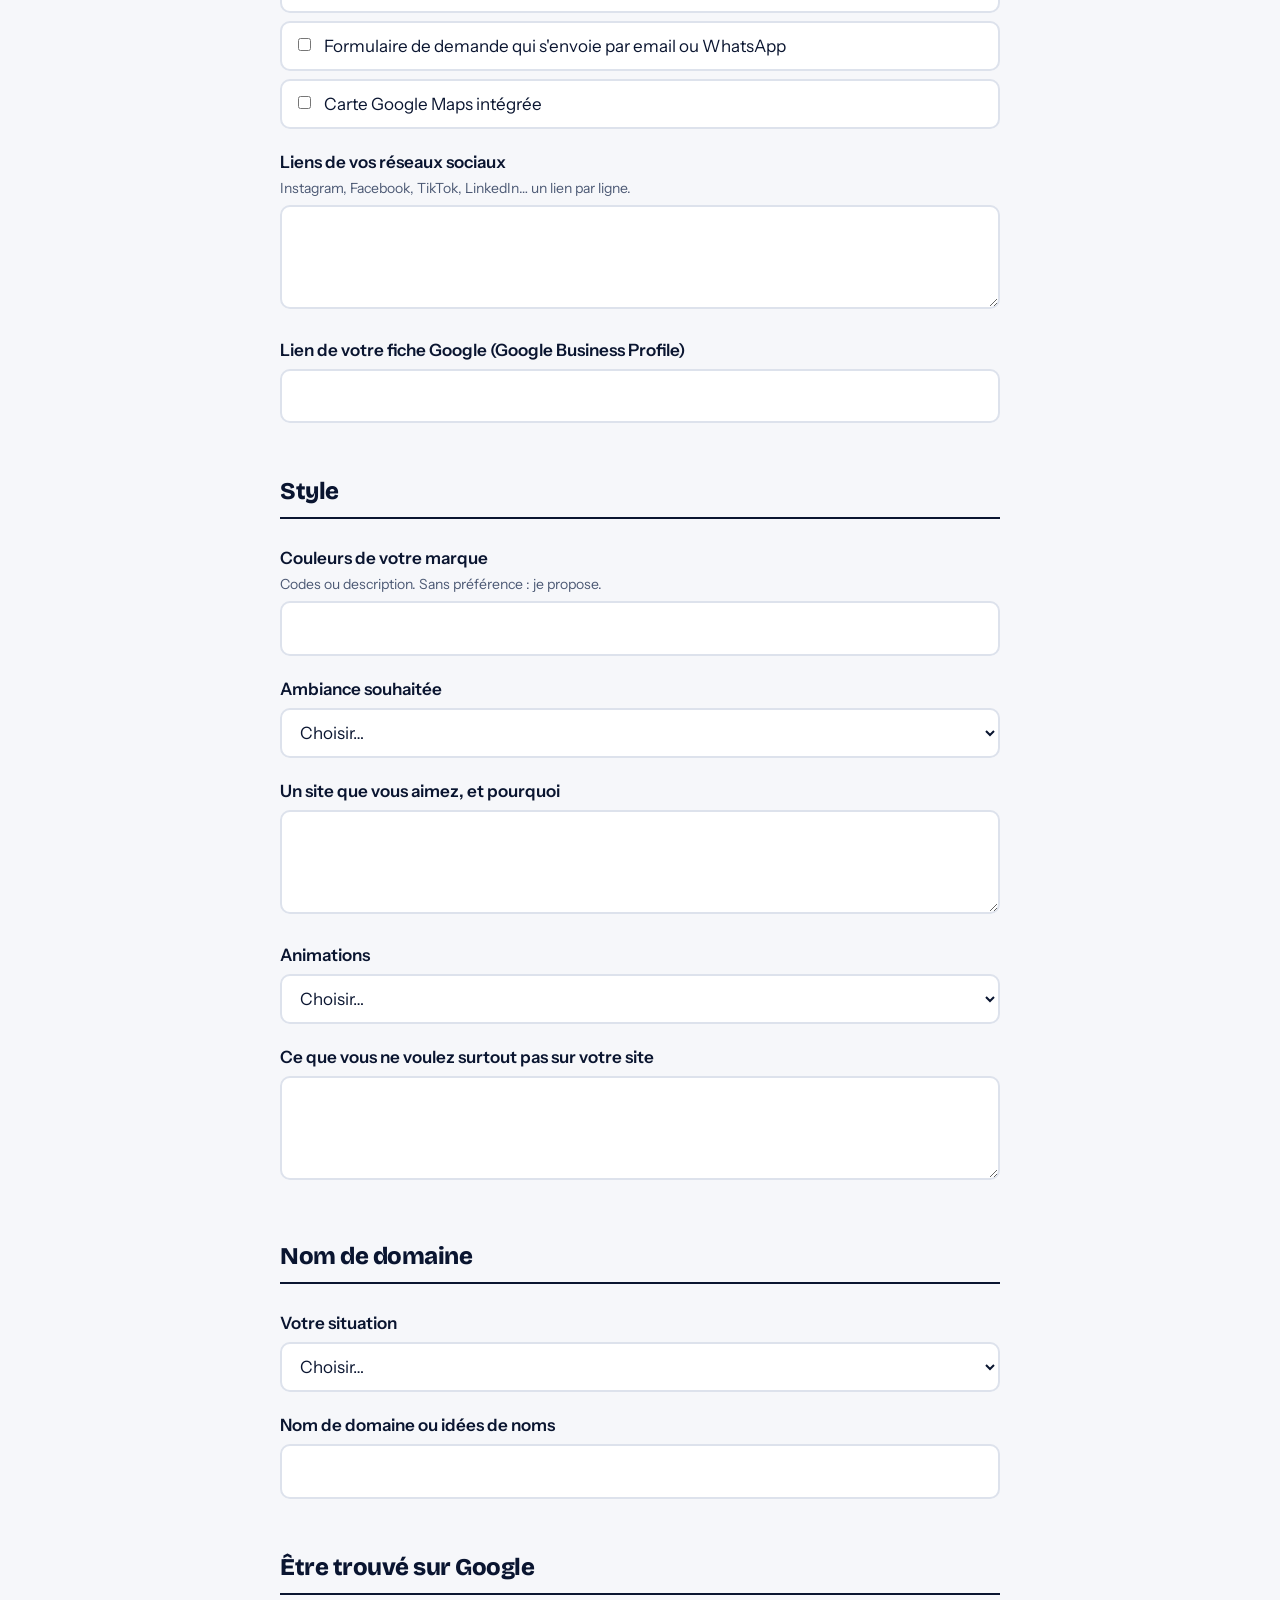
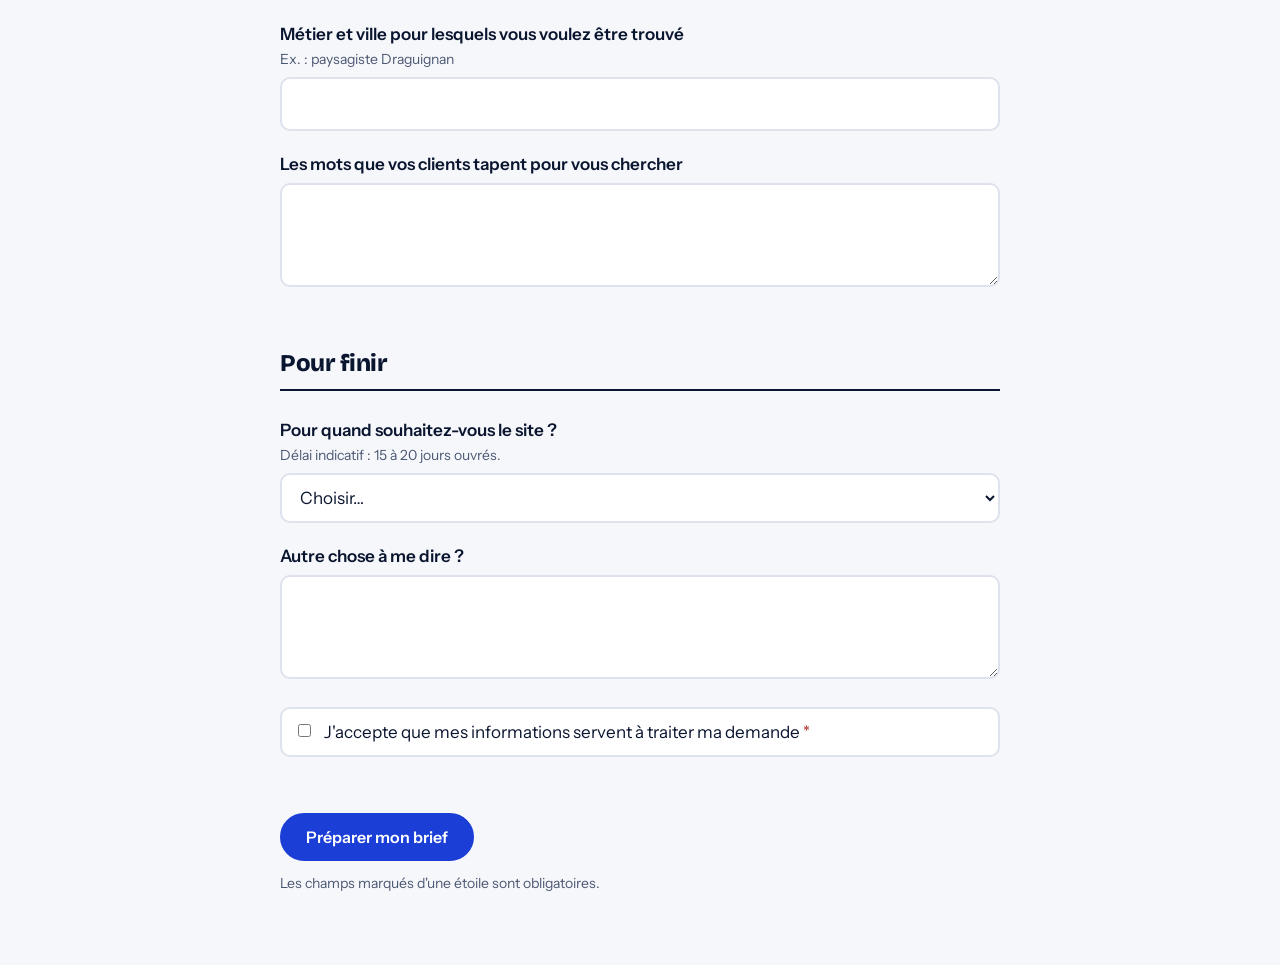
<file: brief-pro.html>
<!DOCTYPE html>
<html lang="fr">
<head>
<meta charset="utf-8">
<meta name="viewport" content="width=device-width, initial-scale=1, viewport-fit=cover">
<title>Brief client Pro · PULSYON</title>
<meta name="robots" content="noindex">
<link rel="preconnect" href="https://fonts.googleapis.com"><link rel="preconnect" href="https://fonts.gstatic.com" crossorigin>
<link href="https://fonts.googleapis.com/css2?family=Bricolage+Grotesque:opsz,wght@12..96,700;12..96,800&family=Instrument+Sans:wght@400;500;600&display=swap" rel="stylesheet">
<link rel="stylesheet" href="brief.css">
</head>
<body>
<header class="top"><div class="w">
<a class="logo" href="index.html">PULSYON<i></i></a>
<h1>Brief client · Pro</h1>
<p>Un brief pour un site complet jusqu'à 7 pages, avec référencement local : environ 15 minutes.</p>
<p class="scope">50 €/mois · site jusqu'à 7 pages</p>
<nav class="tabs" aria-label="Autres briefs"><a href="brief-essentiel.html">Essentiel</a><a href="brief-pro.html" aria-current="page">Pro</a><a href="brief-business.html">Business</a><a href="brief.html">Brief général</a></nav>
</div></header>
<div class="bar"><div class="w"><span id="pct">0 %</span><div class="track"><i id="fill"></i></div></div></div>
<main class="w">
<div class="note">Vos réponses sont enregistrées sur cet appareil pendant que vous remplissez le brief. À la fin, vous me l'envoyez par email ou par WhatsApp.</div>
<div id="form"></div>
<div class="go"><button class="btn" id="build" type="button">Préparer mon brief</button><p class="fine">Les champs marqués d'une étoile sont obligatoires.</p></div>
<section class="result" id="result" aria-live="polite">
<h2>Votre brief est prêt</h2>
<p>Choisissez comment me l'envoyer. Le texte est copié automatiquement : collez-le dans le message.</p>
<textarea id="out" readonly aria-label="Résumé de votre brief"></textarea>
<div class="acts"><button class="btn" id="mail" type="button">Envoyer par email</button><button class="btn" id="wa" type="button">Envoyer par WhatsApp</button><button class="btn alt" id="copy" type="button">Copier</button><button class="btn alt" id="dl" type="button">Télécharger (.txt)</button></div>
<div class="status" id="status"></div>
<p class="fine">Je vous recontacte sous 24 h. Vos données servent uniquement à traiter votre demande (voir <a href="mentions-legales.html">mentions légales</a>).</p>
</section>
</main>
<script>window.BRIEF={"key": "pro", "name": "Pro", "scope": "50 €/mois · site jusqu'à 7 pages", "max": 7, "sections": [["Vous", [{"i": "nom", "t": "text", "q": "Nom et prénom", "r": 1}, {"i": "ent", "t": "text", "q": "Nom de l'entreprise ou de la marque", "r": 1}, {"i": "mail", "t": "email", "q": "Email", "r": 1}, {"i": "tel", "t": "tel", "q": "Téléphone", "r": 1}, {"i": "ville", "t": "text", "q": "Adresse ou ville(s) d'intervention", "h": "Ex. : Draguignan et 20 km autour", "r": 1}, {"i": "actuel", "t": "url", "q": "Site web actuel, s'il existe"}]], ["Votre activité", [{"i": "act", "t": "textarea", "q": "Décrivez votre activité en 3 ou 4 phrases", "h": "Ce que vous faites, pour qui, depuis quand.", "r": 1}, {"i": "atout", "t": "text", "q": "Ce qui vous différencie des autres"}, {"i": "cible", "t": "text", "q": "Vos clients types", "h": "Particuliers, entreprises, âge, quartier…"}, {"i": "conc", "t": "textarea", "q": "2 ou 3 concurrents ou entreprises que vous admirez", "h": "Avec leur site web si possible."}]], ["Votre site", [{"i": "obj", "t": "select", "q": "Objectif principal", "r": 1, "o": ["Être contacté (appel, WhatsApp, email)", "Présenter mes services", "Montrer mes réalisations", "Donner mes horaires et mon accès", "Rassurer et gagner en crédibilité"]}, {"i": "pages", "t": "checks", "q": "Pages souhaitées", "h": "Votre formule limite le nombre de pages. L'accueil compte pour une page.", "r": 1, "o": ["Accueil", "Services / prestations", "À propos", "Réalisations / galerie", "Tarifs", "Contact", "FAQ", "Zone d'intervention", "Avis clients (réels et fournis par vous)"]}, {"i": "serv", "t": "textarea", "q": "Vos services ou produits", "h": "Une ligne par service, avec une courte description.", "r": 1}, {"i": "tarifs", "t": "textarea", "q": "Tarifs à publier, si vous le souhaitez", "h": "Prestation et prix, une par ligne."}, {"i": "horaires", "t": "textarea", "q": "Horaires d'ouverture ou de disponibilité"}, {"i": "zone", "t": "textarea", "q": "Villes et quartiers que vous desservez", "h": "Une ligne par zone : elles alimentent la page « Zone d'intervention »."}, {"i": "avis", "t": "textarea", "q": "Avis clients à publier", "h": "Uniquement de vrais avis, avec l'accord de leurs auteurs : prénom et texte."}, {"i": "faq", "t": "textarea", "q": "Questions que vos clients posent souvent, avec vos réponses", "h": "Elles alimentent la page FAQ. Idéalement 5 à 10 questions."}]], ["Contenus", [{"i": "dispo", "t": "checks", "q": "Ce que vous avez déjà", "o": ["Logo", "Photos de qualité", "Textes rédigés", "Rien de prêt : je rédige les textes et je crée un logo simple (texte)"], "r": 1}, {"i": "envoi", "t": "select", "q": "Comment m'envoyer vos photos et votre logo ?", "o": ["Par WhatsApp", "Par email", "Par lien (Drive, Dropbox…)", "Je n'en ai pas"]}, {"i": "legal", "t": "textarea", "q": "Informations légales à publier", "h": "Nom de l'entreprise, adresse, SIRET si vous en avez un. Je ne publie que ce que vous m'indiquez.", "r": 1}]], ["Contact avec vos visiteurs", [{"i": "cont", "t": "checks", "q": "Comment vos clients doivent vous contacter", "r": 1, "o": ["Bouton Appeler", "Bouton WhatsApp", "Lien email", "Itinéraire Google Maps", "Formulaire de demande qui s'envoie par email ou WhatsApp", "Carte Google Maps intégrée"]}, {"i": "res", "t": "textarea", "q": "Liens de vos réseaux sociaux", "h": "Instagram, Facebook, TikTok, LinkedIn… un lien par ligne."}, {"i": "gbp", "t": "url", "q": "Lien de votre fiche Google (Google Business Profile)"}]], ["Style", [{"i": "coul", "t": "text", "q": "Couleurs de votre marque", "h": "Codes ou description. Sans préférence : je propose."}, {"i": "amb", "t": "select", "q": "Ambiance souhaitée", "o": ["Sobre et professionnelle", "Chaleureuse et conviviale", "Moderne et dynamique", "Nature et authentique", "Haut de gamme", "Je ne sais pas, conseillez-moi"]}, {"i": "aime", "t": "textarea", "q": "Un site que vous aimez, et pourquoi"}, {"i": "anim", "t": "select", "q": "Animations", "o": ["Aucune", "Discrètes", "Marquées", "Conseillez-moi"]}, {"i": "non", "t": "textarea", "q": "Ce que vous ne voulez surtout pas sur votre site"}]], ["Nom de domaine", [{"i": "dom", "t": "select", "q": "Votre situation", "o": ["J'ai déjà un nom de domaine", "Je n'en ai pas : aidez-moi à choisir", "Je ne sais pas ce que c'est"]}, {"i": "domn", "t": "text", "q": "Nom de domaine ou idées de noms"}]], ["Être trouvé sur Google", [{"i": "seo", "t": "text", "q": "Métier et ville pour lesquels vous voulez être trouvé", "h": "Ex. : paysagiste Draguignan"}, {"i": "mots", "t": "textarea", "q": "Les mots que vos clients tapent pour vous chercher"}]], ["Pour finir", [{"i": "delai", "t": "select", "q": "Pour quand souhaitez-vous le site ?", "h": "Délai indicatif : 15 à 20 jours ouvrés.", "o": ["Dès que possible", "Dans le mois", "Dans 2 ou 3 mois", "Pas de date précise"]}, {"i": "plus", "t": "textarea", "q": "Autre chose à me dire ?"}, {"i": "ok", "t": "consent", "q": "J'accepte que mes informations servent à traiter ma demande", "r": 1}]]]};</script>
<script src="brief.js"></script>
</body>
</html>
</file>
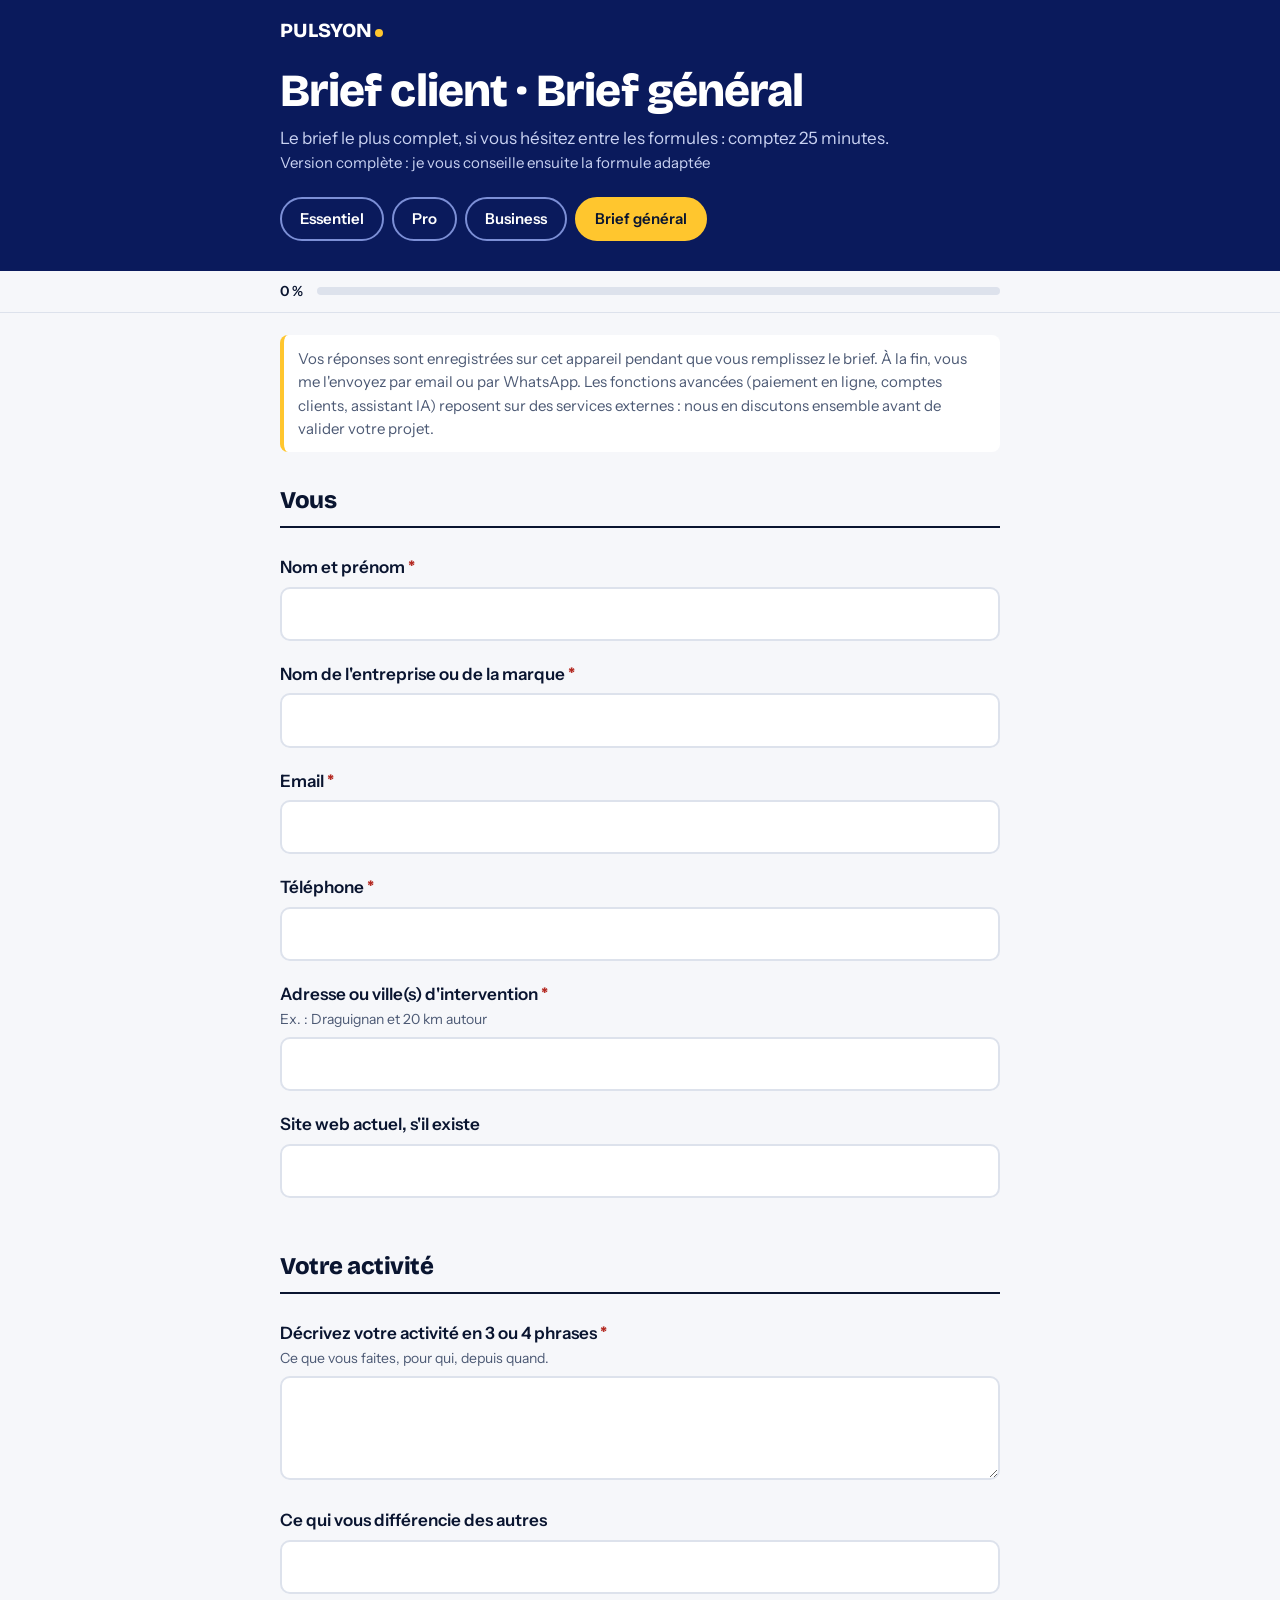
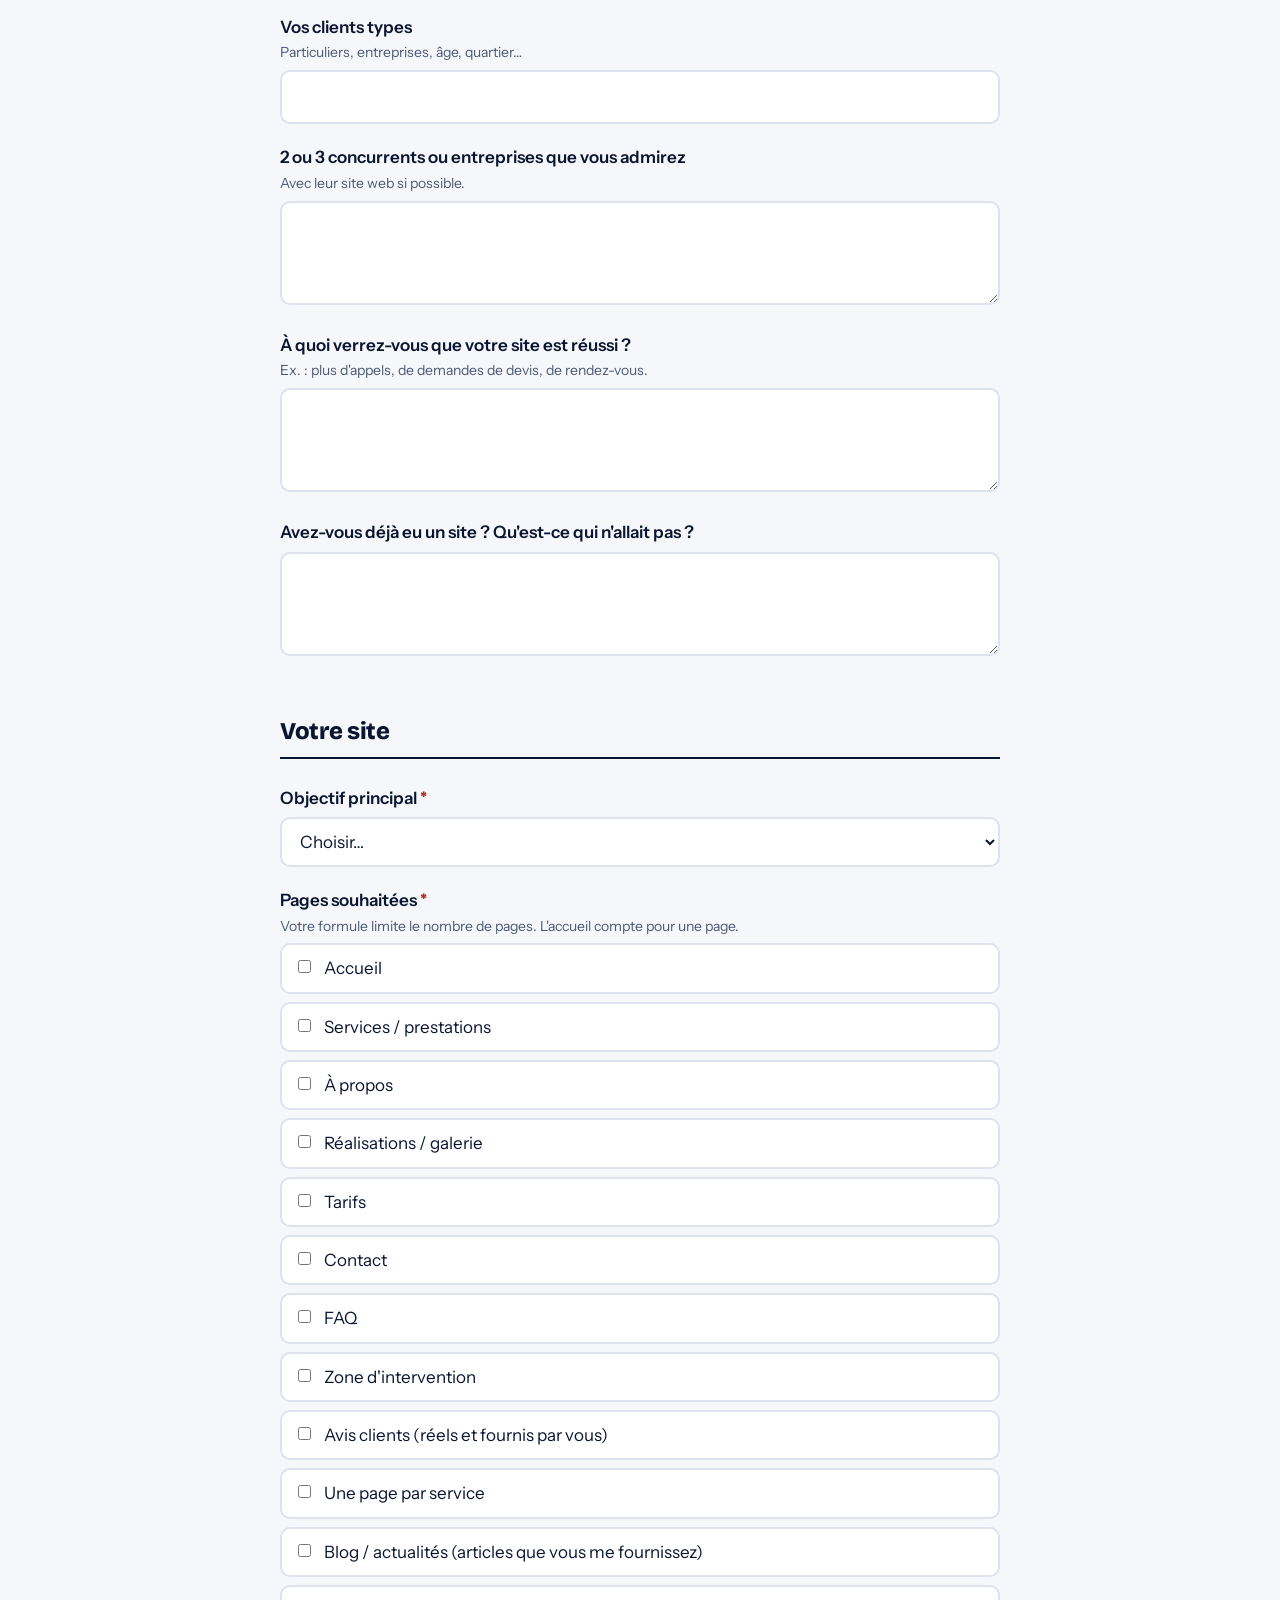
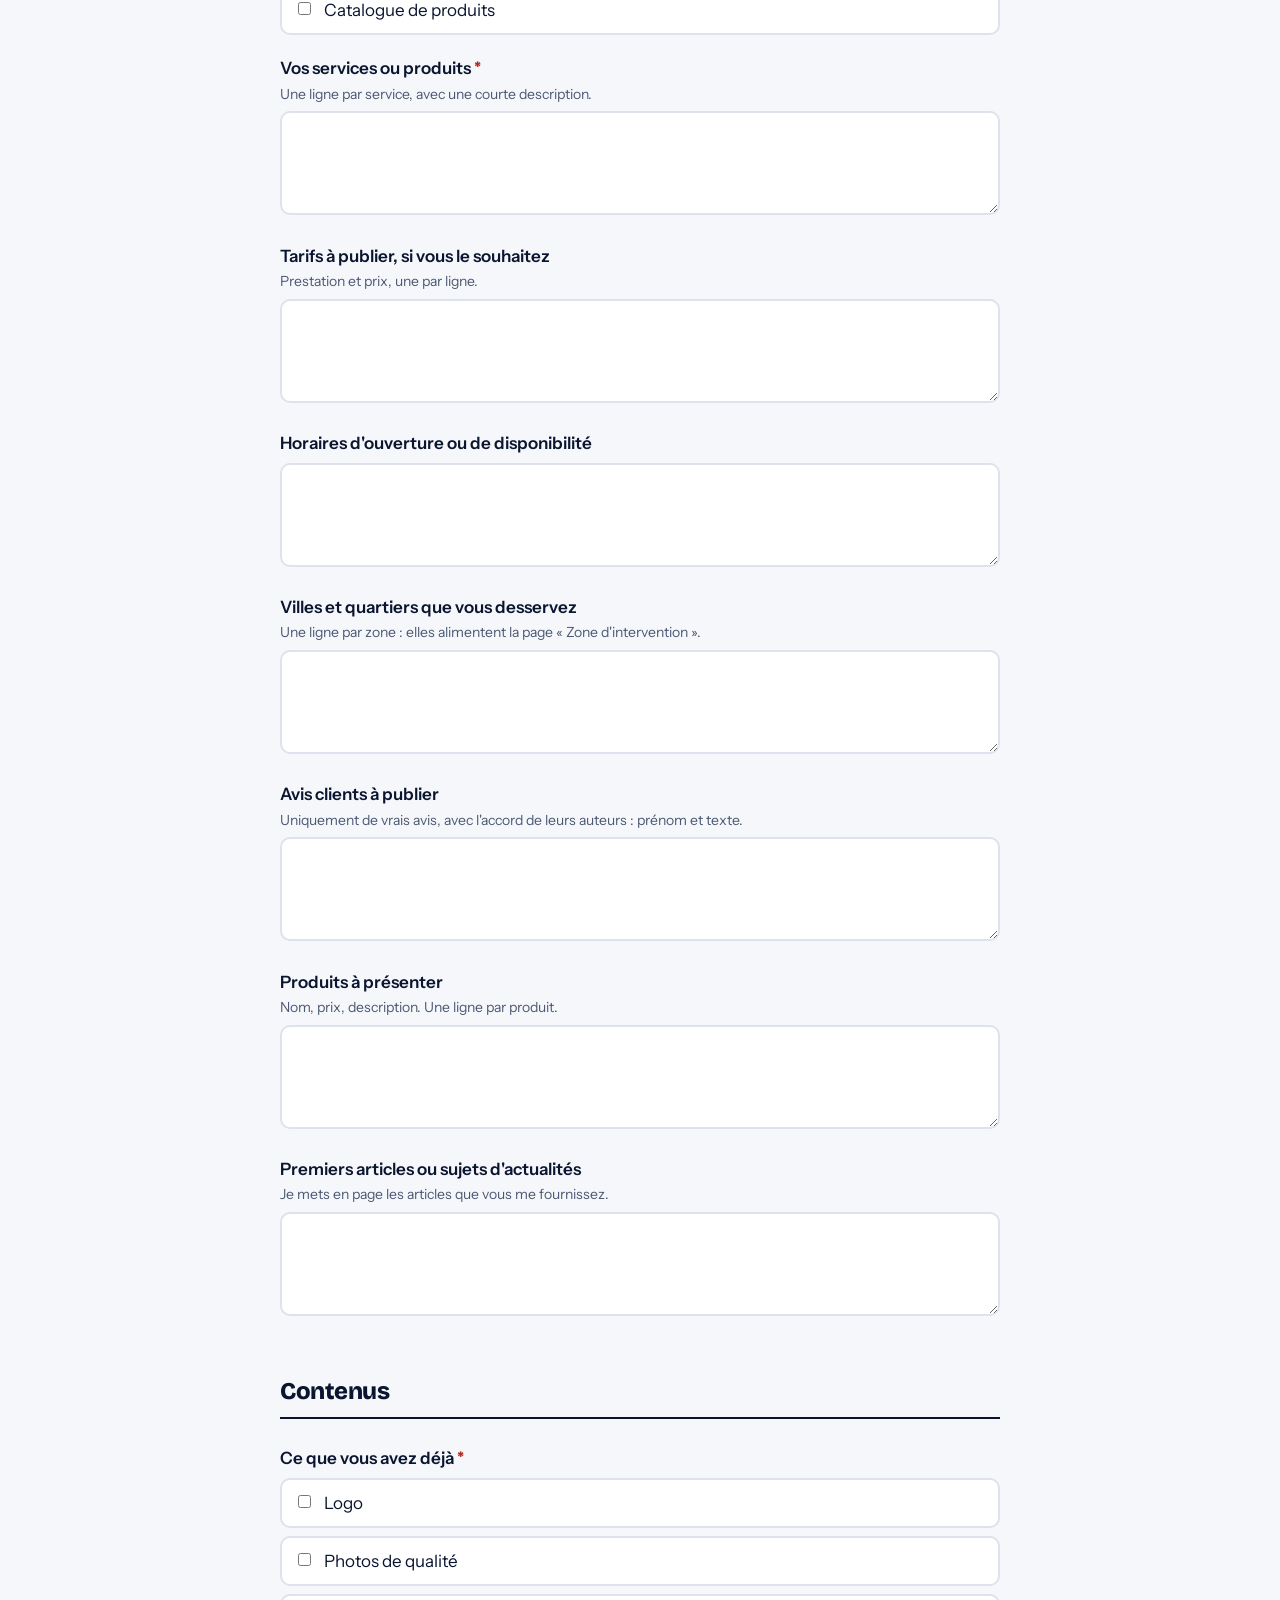
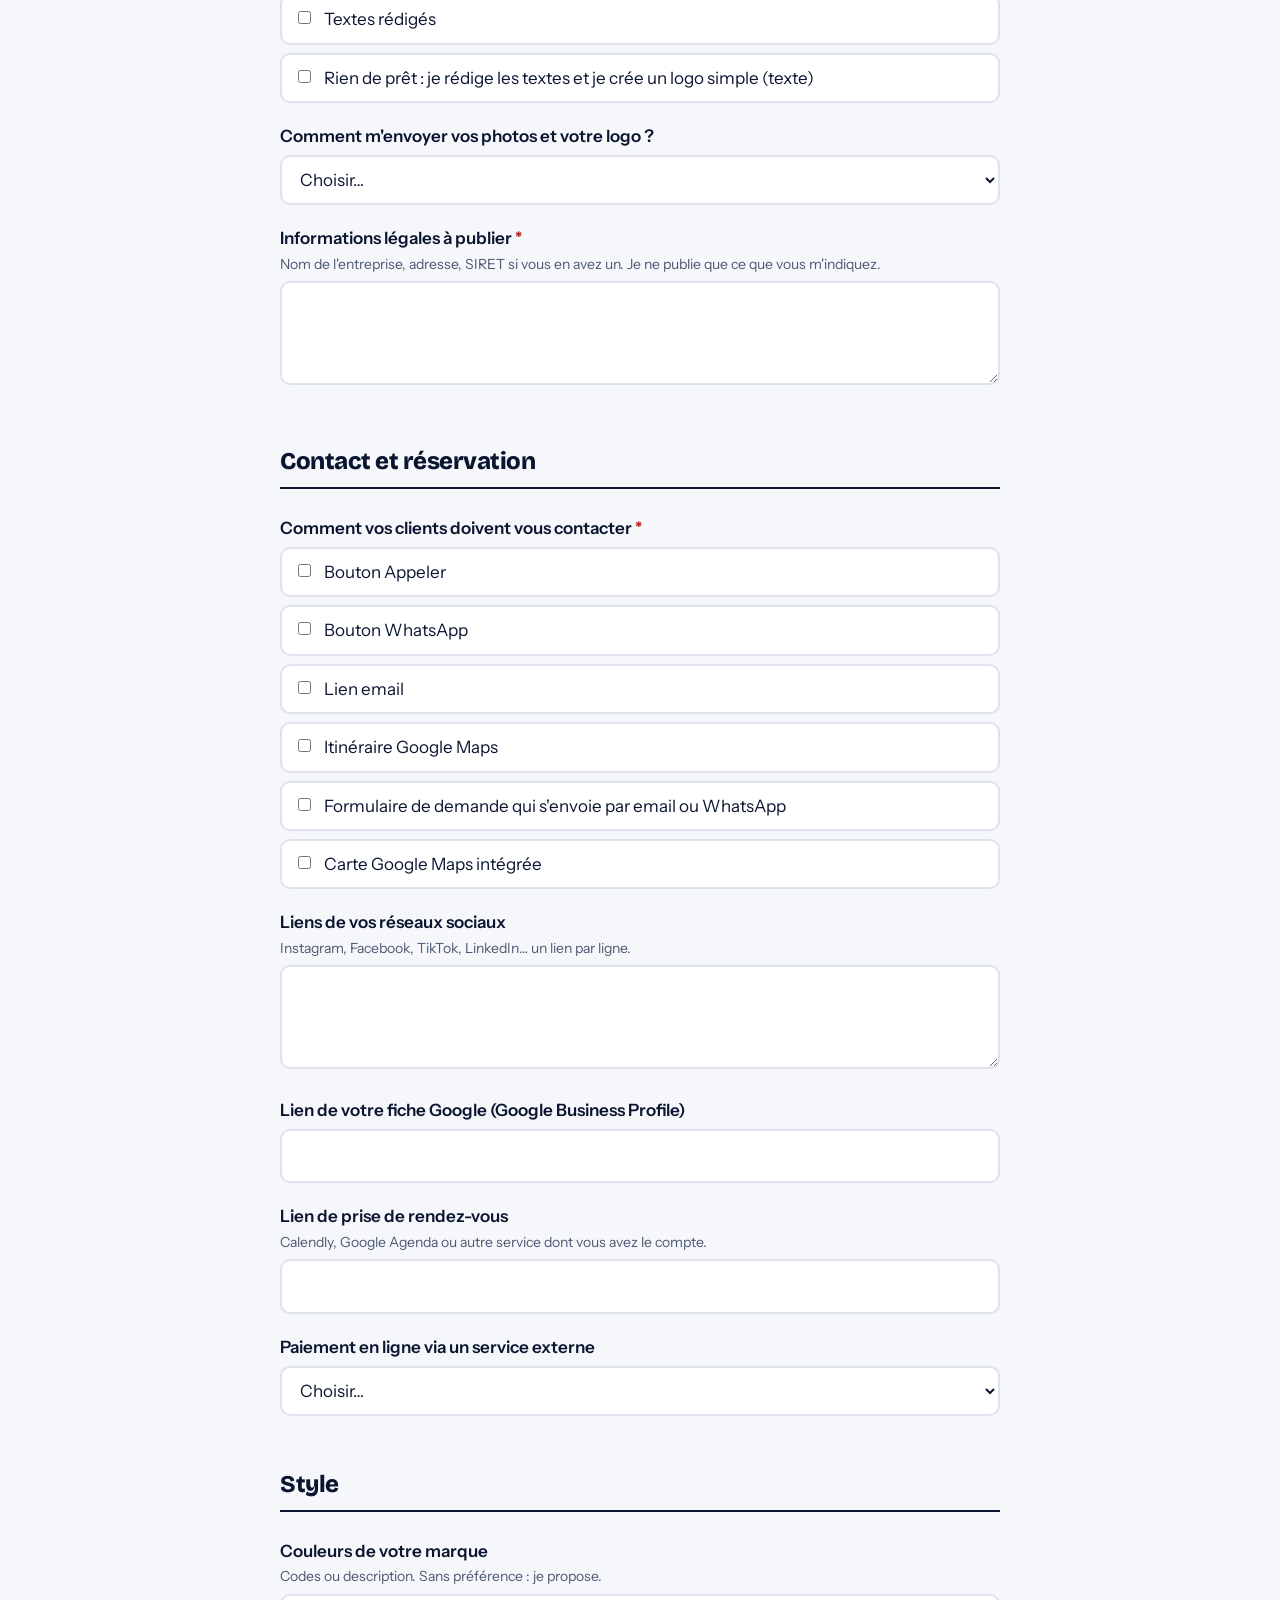
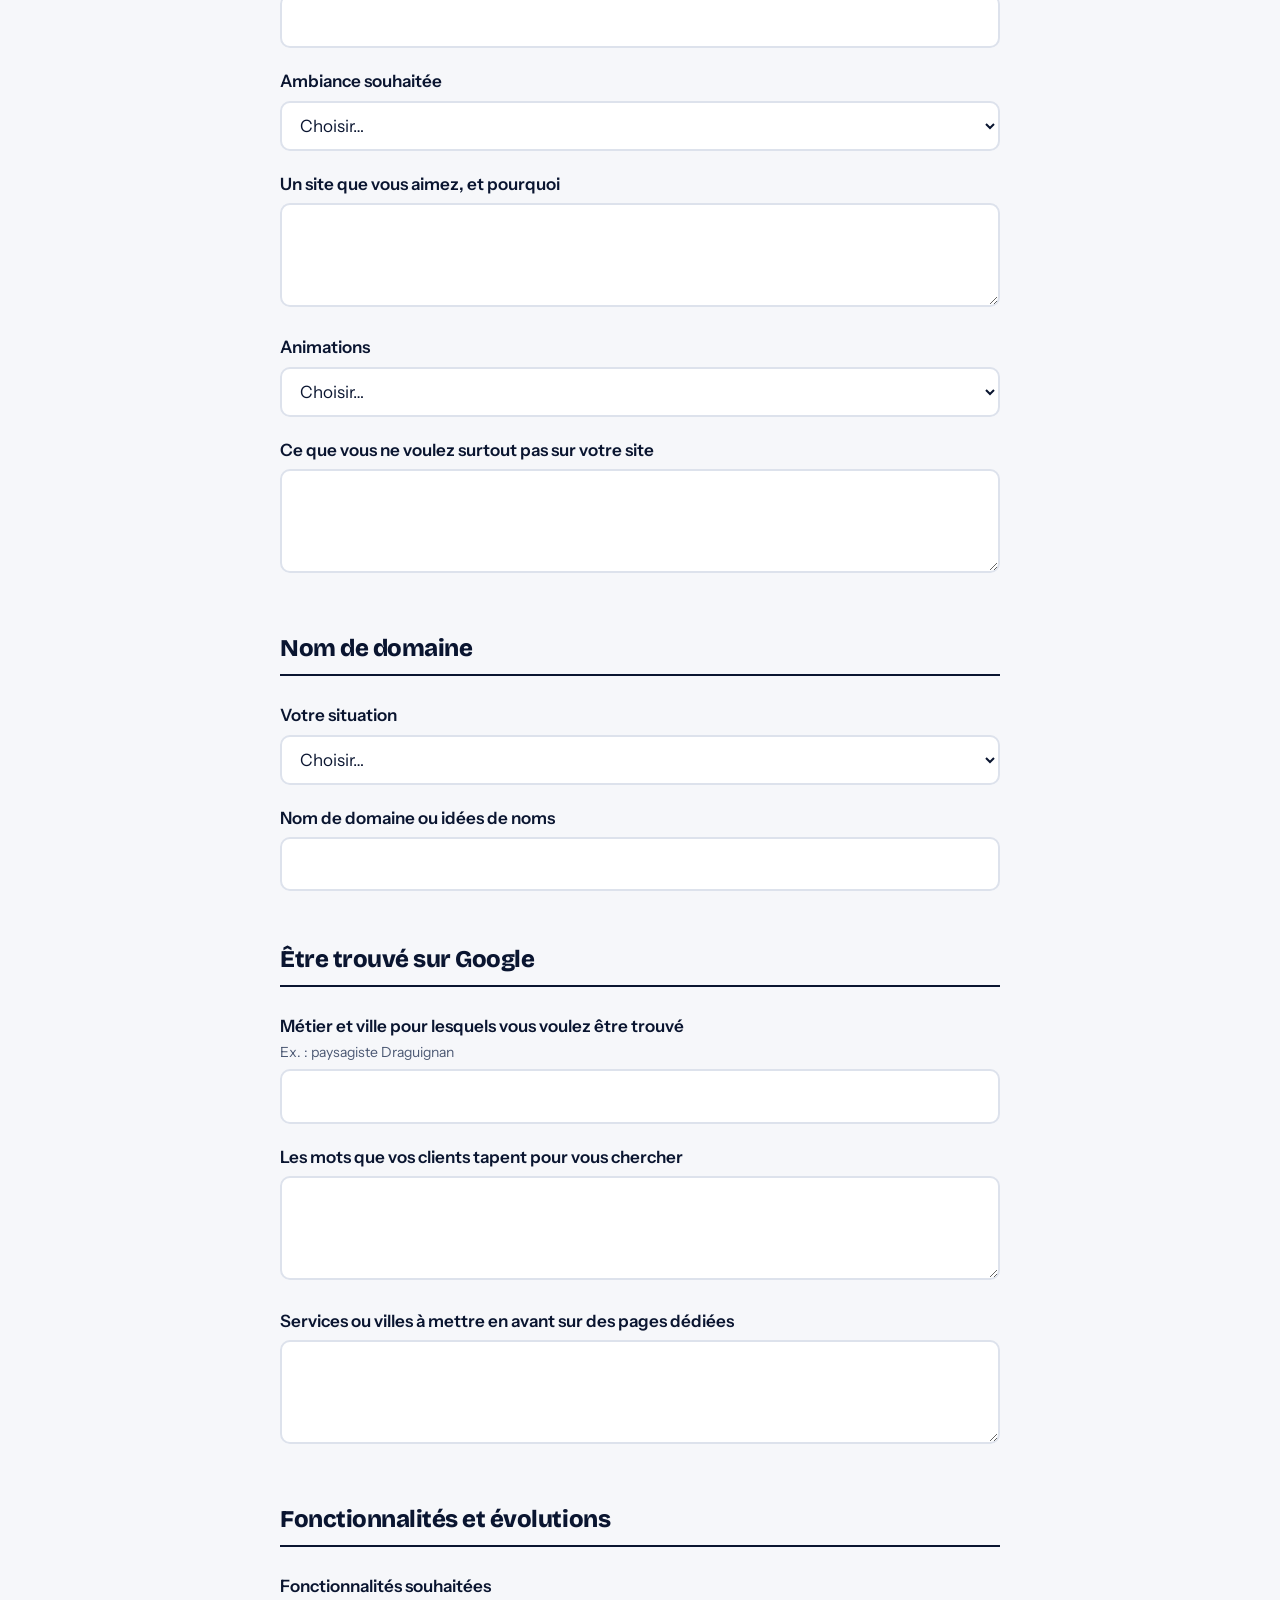
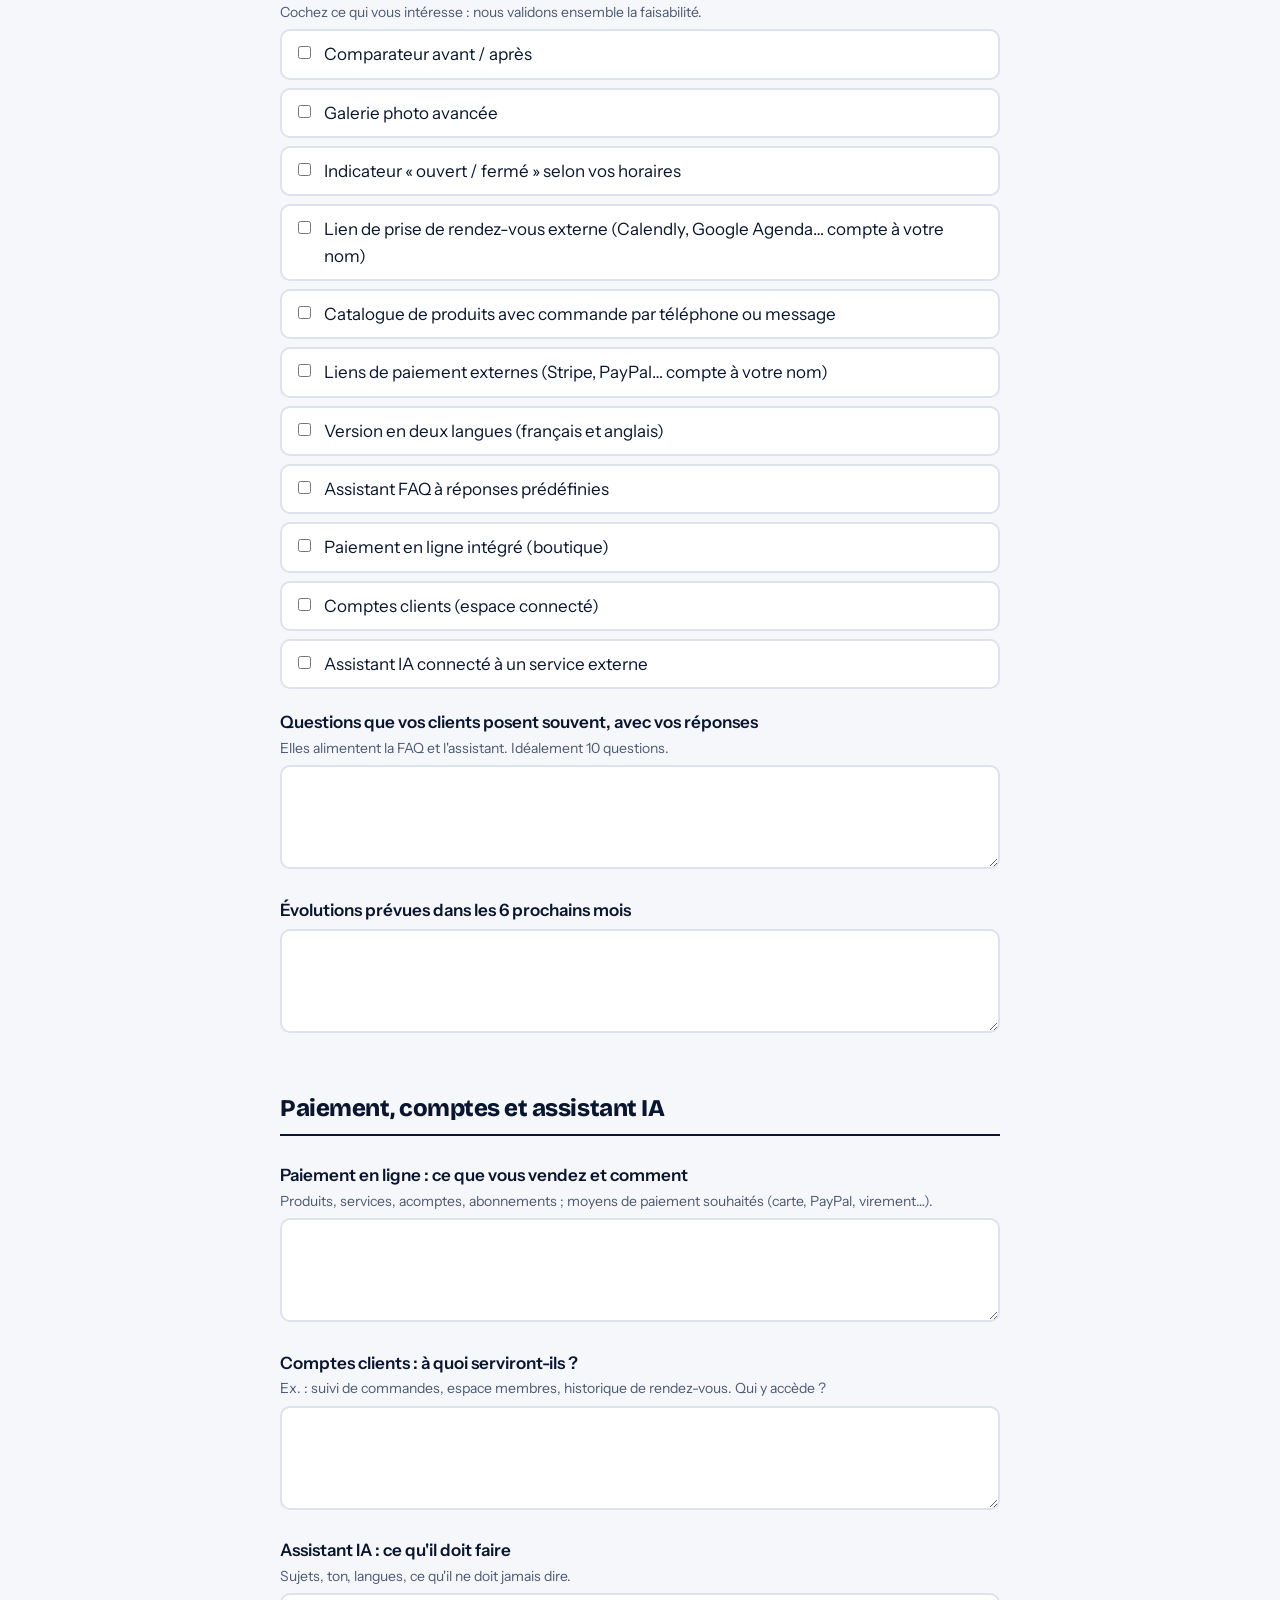
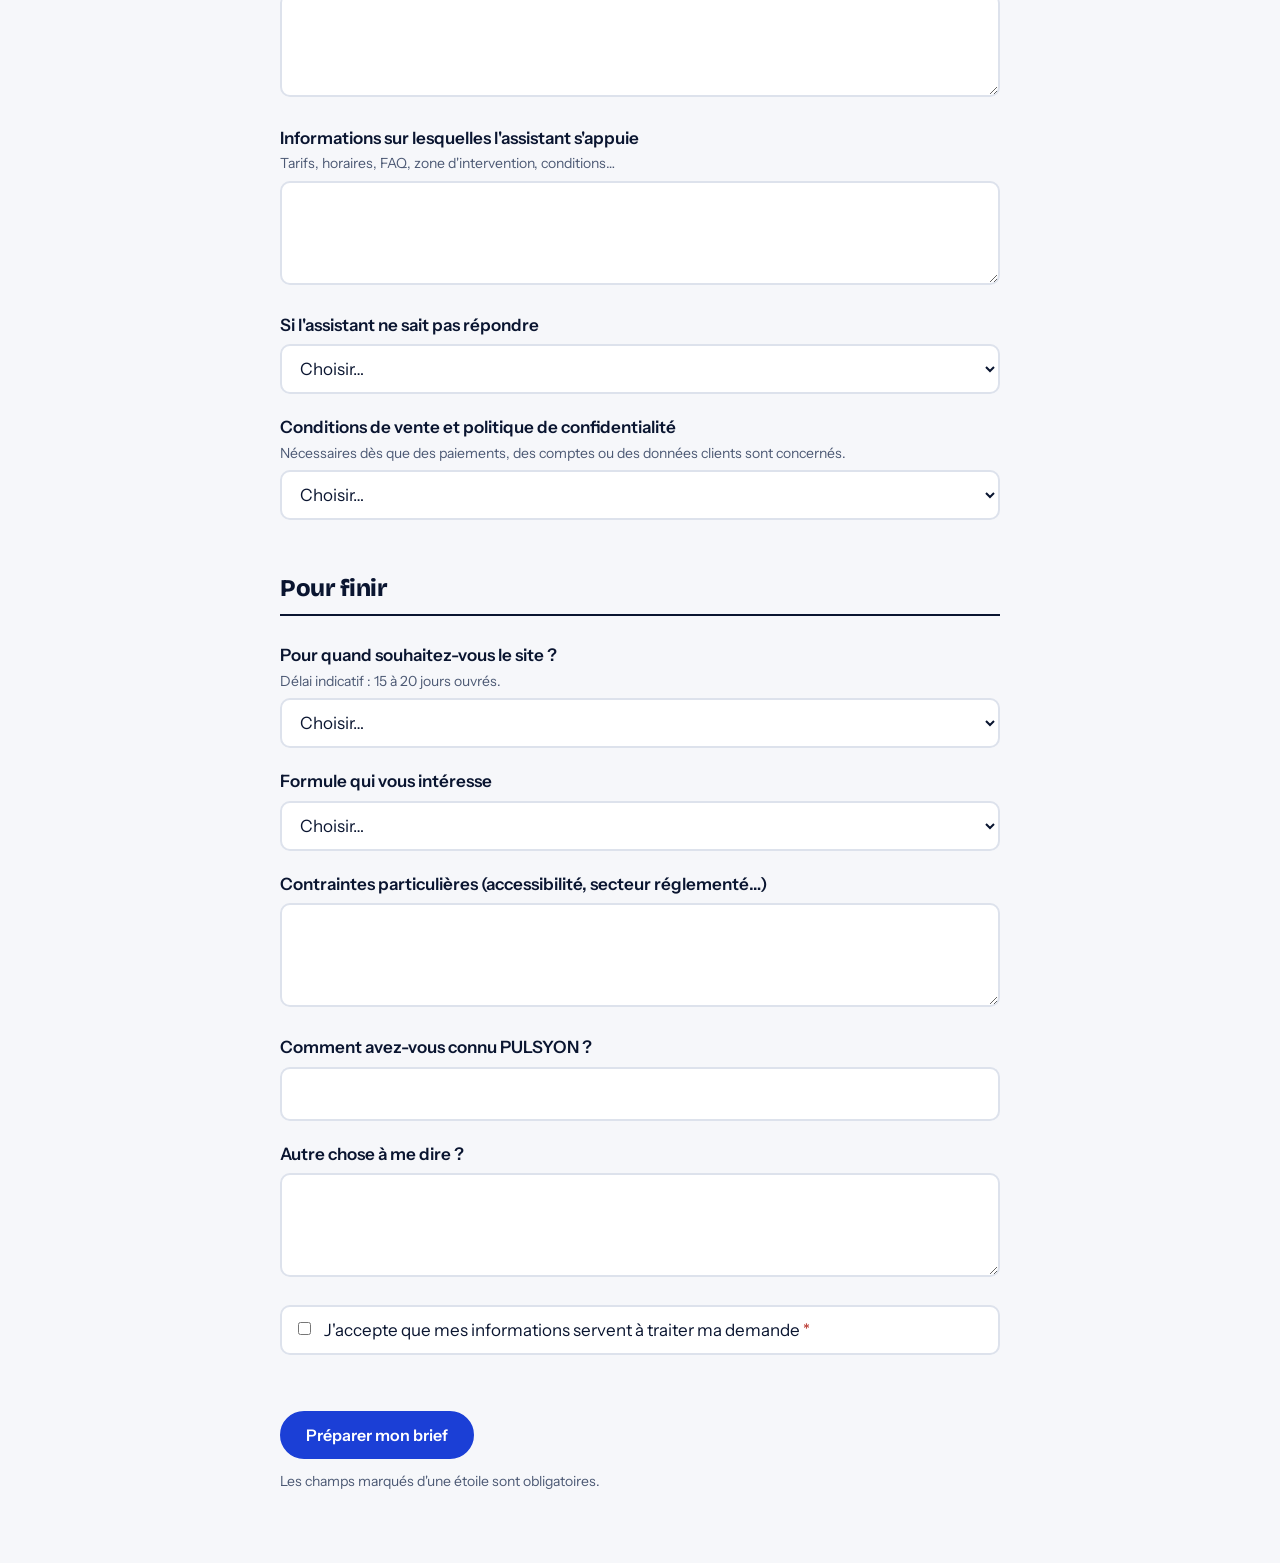
<file: brief.html>
<!DOCTYPE html>
<html lang="fr">
<head>
<meta charset="utf-8">
<meta name="viewport" content="width=device-width, initial-scale=1, viewport-fit=cover">
<title>Brief client Brief général · PULSYON</title>
<meta name="robots" content="noindex">
<link rel="preconnect" href="https://fonts.googleapis.com"><link rel="preconnect" href="https://fonts.gstatic.com" crossorigin>
<link href="https://fonts.googleapis.com/css2?family=Bricolage+Grotesque:opsz,wght@12..96,700;12..96,800&family=Instrument+Sans:wght@400;500;600&display=swap" rel="stylesheet">
<link rel="stylesheet" href="brief.css">
</head>
<body>
<header class="top"><div class="w">
<a class="logo" href="index.html">PULSYON<i></i></a>
<h1>Brief client · Brief général</h1>
<p>Le brief le plus complet, si vous hésitez entre les formules : comptez 25 minutes.</p>
<p class="scope">Version complète : je vous conseille ensuite la formule adaptée</p>
<nav class="tabs" aria-label="Autres briefs"><a href="brief-essentiel.html">Essentiel</a><a href="brief-pro.html">Pro</a><a href="brief-business.html">Business</a><a href="brief.html" aria-current="page">Brief général</a></nav>
</div></header>
<div class="bar"><div class="w"><span id="pct">0 %</span><div class="track"><i id="fill"></i></div></div></div>
<main class="w">
<div class="note">Vos réponses sont enregistrées sur cet appareil pendant que vous remplissez le brief. À la fin, vous me l'envoyez par email ou par WhatsApp. Les fonctions avancées (paiement en ligne, comptes clients, assistant IA) reposent sur des services externes : nous en discutons ensemble avant de valider votre projet.</div>
<div id="form"></div>
<div class="go"><button class="btn" id="build" type="button">Préparer mon brief</button><p class="fine">Les champs marqués d'une étoile sont obligatoires.</p></div>
<section class="result" id="result" aria-live="polite">
<h2>Votre brief est prêt</h2>
<p>Choisissez comment me l'envoyer. Le texte est copié automatiquement : collez-le dans le message.</p>
<textarea id="out" readonly aria-label="Résumé de votre brief"></textarea>
<div class="acts"><button class="btn" id="mail" type="button">Envoyer par email</button><button class="btn" id="wa" type="button">Envoyer par WhatsApp</button><button class="btn alt" id="copy" type="button">Copier</button><button class="btn alt" id="dl" type="button">Télécharger (.txt)</button></div>
<div class="status" id="status"></div>
<p class="fine">Je vous recontacte sous 24 h. Vos données servent uniquement à traiter votre demande (voir <a href="mentions-legales.html">mentions légales</a>).</p>
</section>
</main>
<script>window.BRIEF={"key": "general", "name": "Brief général", "scope": "Version complète : je vous conseille ensuite la formule adaptée", "max": 0, "sections": [["Vous", [{"i": "nom", "t": "text", "q": "Nom et prénom", "r": 1}, {"i": "ent", "t": "text", "q": "Nom de l'entreprise ou de la marque", "r": 1}, {"i": "mail", "t": "email", "q": "Email", "r": 1}, {"i": "tel", "t": "tel", "q": "Téléphone", "r": 1}, {"i": "ville", "t": "text", "q": "Adresse ou ville(s) d'intervention", "h": "Ex. : Draguignan et 20 km autour", "r": 1}, {"i": "actuel", "t": "url", "q": "Site web actuel, s'il existe"}]], ["Votre activité", [{"i": "act", "t": "textarea", "q": "Décrivez votre activité en 3 ou 4 phrases", "h": "Ce que vous faites, pour qui, depuis quand.", "r": 1}, {"i": "atout", "t": "text", "q": "Ce qui vous différencie des autres"}, {"i": "cible", "t": "text", "q": "Vos clients types", "h": "Particuliers, entreprises, âge, quartier…"}, {"i": "conc", "t": "textarea", "q": "2 ou 3 concurrents ou entreprises que vous admirez", "h": "Avec leur site web si possible."}, {"i": "succes", "t": "textarea", "q": "À quoi verrez-vous que votre site est réussi ?", "h": "Ex. : plus d'appels, de demandes de devis, de rendez-vous."}, {"i": "hist", "t": "textarea", "q": "Avez-vous déjà eu un site ? Qu'est-ce qui n'allait pas ?"}]], ["Votre site", [{"i": "obj", "t": "select", "q": "Objectif principal", "r": 1, "o": ["Être contacté (appel, WhatsApp, email)", "Présenter mes services", "Montrer mes réalisations", "Donner mes horaires et mon accès", "Rassurer et gagner en crédibilité", "Prendre des rendez-vous (via un lien externe de réservation)", "Présenter un catalogue de produits"]}, {"i": "pages", "t": "checks", "q": "Pages souhaitées", "h": "Votre formule limite le nombre de pages. L'accueil compte pour une page.", "r": 1, "o": ["Accueil", "Services / prestations", "À propos", "Réalisations / galerie", "Tarifs", "Contact", "FAQ", "Zone d'intervention", "Avis clients (réels et fournis par vous)", "Une page par service", "Blog / actualités (articles que vous me fournissez)", "Catalogue de produits"]}, {"i": "serv", "t": "textarea", "q": "Vos services ou produits", "h": "Une ligne par service, avec une courte description.", "r": 1}, {"i": "tarifs", "t": "textarea", "q": "Tarifs à publier, si vous le souhaitez", "h": "Prestation et prix, une par ligne."}, {"i": "horaires", "t": "textarea", "q": "Horaires d'ouverture ou de disponibilité"}, {"i": "zone", "t": "textarea", "q": "Villes et quartiers que vous desservez", "h": "Une ligne par zone : elles alimentent la page « Zone d'intervention »."}, {"i": "avis", "t": "textarea", "q": "Avis clients à publier", "h": "Uniquement de vrais avis, avec l'accord de leurs auteurs : prénom et texte."}, {"i": "prod", "t": "textarea", "q": "Produits à présenter", "h": "Nom, prix, description. Une ligne par produit."}, {"i": "blog", "t": "textarea", "q": "Premiers articles ou sujets d'actualités", "h": "Je mets en page les articles que vous me fournissez."}]], ["Contenus", [{"i": "dispo", "t": "checks", "q": "Ce que vous avez déjà", "o": ["Logo", "Photos de qualité", "Textes rédigés", "Rien de prêt : je rédige les textes et je crée un logo simple (texte)"], "r": 1}, {"i": "envoi", "t": "select", "q": "Comment m'envoyer vos photos et votre logo ?", "o": ["Par WhatsApp", "Par email", "Par lien (Drive, Dropbox…)", "Je n'en ai pas"]}, {"i": "legal", "t": "textarea", "q": "Informations légales à publier", "h": "Nom de l'entreprise, adresse, SIRET si vous en avez un. Je ne publie que ce que vous m'indiquez.", "r": 1}]], ["Contact et réservation", [{"i": "cont", "t": "checks", "q": "Comment vos clients doivent vous contacter", "r": 1, "o": ["Bouton Appeler", "Bouton WhatsApp", "Lien email", "Itinéraire Google Maps", "Formulaire de demande qui s'envoie par email ou WhatsApp", "Carte Google Maps intégrée"]}, {"i": "res", "t": "textarea", "q": "Liens de vos réseaux sociaux", "h": "Instagram, Facebook, TikTok, LinkedIn… un lien par ligne."}, {"i": "gbp", "t": "url", "q": "Lien de votre fiche Google (Google Business Profile)"}, {"i": "rdv", "t": "url", "q": "Lien de prise de rendez-vous", "h": "Calendly, Google Agenda ou autre service dont vous avez le compte."}, {"i": "pay", "t": "select", "q": "Paiement en ligne via un service externe", "o": ["Pas de paiement en ligne", "J'ai déjà un compte (Stripe, PayPal…)", "Je dois en ouvrir un"]}]], ["Style", [{"i": "coul", "t": "text", "q": "Couleurs de votre marque", "h": "Codes ou description. Sans préférence : je propose."}, {"i": "amb", "t": "select", "q": "Ambiance souhaitée", "o": ["Sobre et professionnelle", "Chaleureuse et conviviale", "Moderne et dynamique", "Nature et authentique", "Haut de gamme", "Je ne sais pas, conseillez-moi"]}, {"i": "aime", "t": "textarea", "q": "Un site que vous aimez, et pourquoi"}, {"i": "anim", "t": "select", "q": "Animations", "o": ["Aucune", "Discrètes", "Marquées", "Conseillez-moi"]}, {"i": "non", "t": "textarea", "q": "Ce que vous ne voulez surtout pas sur votre site"}]], ["Nom de domaine", [{"i": "dom", "t": "select", "q": "Votre situation", "o": ["J'ai déjà un nom de domaine", "Je n'en ai pas : aidez-moi à choisir", "Je ne sais pas ce que c'est"]}, {"i": "domn", "t": "text", "q": "Nom de domaine ou idées de noms"}]], ["Être trouvé sur Google", [{"i": "seo", "t": "text", "q": "Métier et ville pour lesquels vous voulez être trouvé", "h": "Ex. : paysagiste Draguignan"}, {"i": "mots", "t": "textarea", "q": "Les mots que vos clients tapent pour vous chercher"}, {"i": "seo3", "t": "textarea", "q": "Services ou villes à mettre en avant sur des pages dédiées"}]], ["Fonctionnalités et évolutions", [{"i": "fonc", "t": "checks", "q": "Fonctionnalités souhaitées", "h": "Cochez ce qui vous intéresse : nous validons ensemble la faisabilité.", "o": ["Comparateur avant / après", "Galerie photo avancée", "Indicateur « ouvert / fermé » selon vos horaires", "Lien de prise de rendez-vous externe (Calendly, Google Agenda… compte à votre nom)", "Catalogue de produits avec commande par téléphone ou message", "Liens de paiement externes (Stripe, PayPal… compte à votre nom)", "Version en deux langues (français et anglais)", "Assistant FAQ à réponses prédéfinies", "Paiement en ligne intégré (boutique)", "Comptes clients (espace connecté)", "Assistant IA connecté à un service externe"]}, {"i": "faq", "t": "textarea", "q": "Questions que vos clients posent souvent, avec vos réponses", "h": "Elles alimentent la FAQ et l'assistant. Idéalement 10 questions."}, {"i": "evo", "t": "textarea", "q": "Évolutions prévues dans les 6 prochains mois"}]], ["Paiement, comptes et assistant IA", [{"i": "pay2", "t": "textarea", "q": "Paiement en ligne : ce que vous vendez et comment", "h": "Produits, services, acomptes, abonnements ; moyens de paiement souhaités (carte, PayPal, virement…)."}, {"i": "comp", "t": "textarea", "q": "Comptes clients : à quoi serviront-ils ?", "h": "Ex. : suivi de commandes, espace membres, historique de rendez-vous. Qui y accède ?"}, {"i": "ia", "t": "textarea", "q": "Assistant IA : ce qu'il doit faire", "h": "Sujets, ton, langues, ce qu'il ne doit jamais dire."}, {"i": "iasrc", "t": "textarea", "q": "Informations sur lesquelles l'assistant s'appuie", "h": "Tarifs, horaires, FAQ, zone d'intervention, conditions…"}, {"i": "iaesc", "t": "select", "q": "Si l'assistant ne sait pas répondre", "o": ["Renvoyer vers mon téléphone", "Renvoyer vers WhatsApp", "Renvoyer vers mon email", "Proposer un rendez-vous"]}, {"i": "rgpd", "t": "select", "q": "Conditions de vente et politique de confidentialité", "h": "Nécessaires dès que des paiements, des comptes ou des données clients sont concernés.", "o": ["Je les ai déjà", "Je n'en ai pas", "Je ne sais pas ce que c'est"]}]], ["Pour finir", [{"i": "delai", "t": "select", "q": "Pour quand souhaitez-vous le site ?", "h": "Délai indicatif : 15 à 20 jours ouvrés.", "o": ["Dès que possible", "Dans le mois", "Dans 2 ou 3 mois", "Pas de date précise"]}, {"i": "form", "t": "select", "q": "Formule qui vous intéresse", "o": ["Essentiel (30 €/mois)", "Pro (50 €/mois)", "Business (80 €/mois)", "Je ne sais pas, conseillez-moi"]}, {"i": "contr", "t": "textarea", "q": "Contraintes particulières (accessibilité, secteur réglementé…)"}, {"i": "conn", "t": "text", "q": "Comment avez-vous connu PULSYON ?"}, {"i": "plus", "t": "textarea", "q": "Autre chose à me dire ?"}, {"i": "ok", "t": "consent", "q": "J'accepte que mes informations servent à traiter ma demande", "r": 1}]]]};</script>
<script src="brief.js"></script>
</body>
</html>
</file>
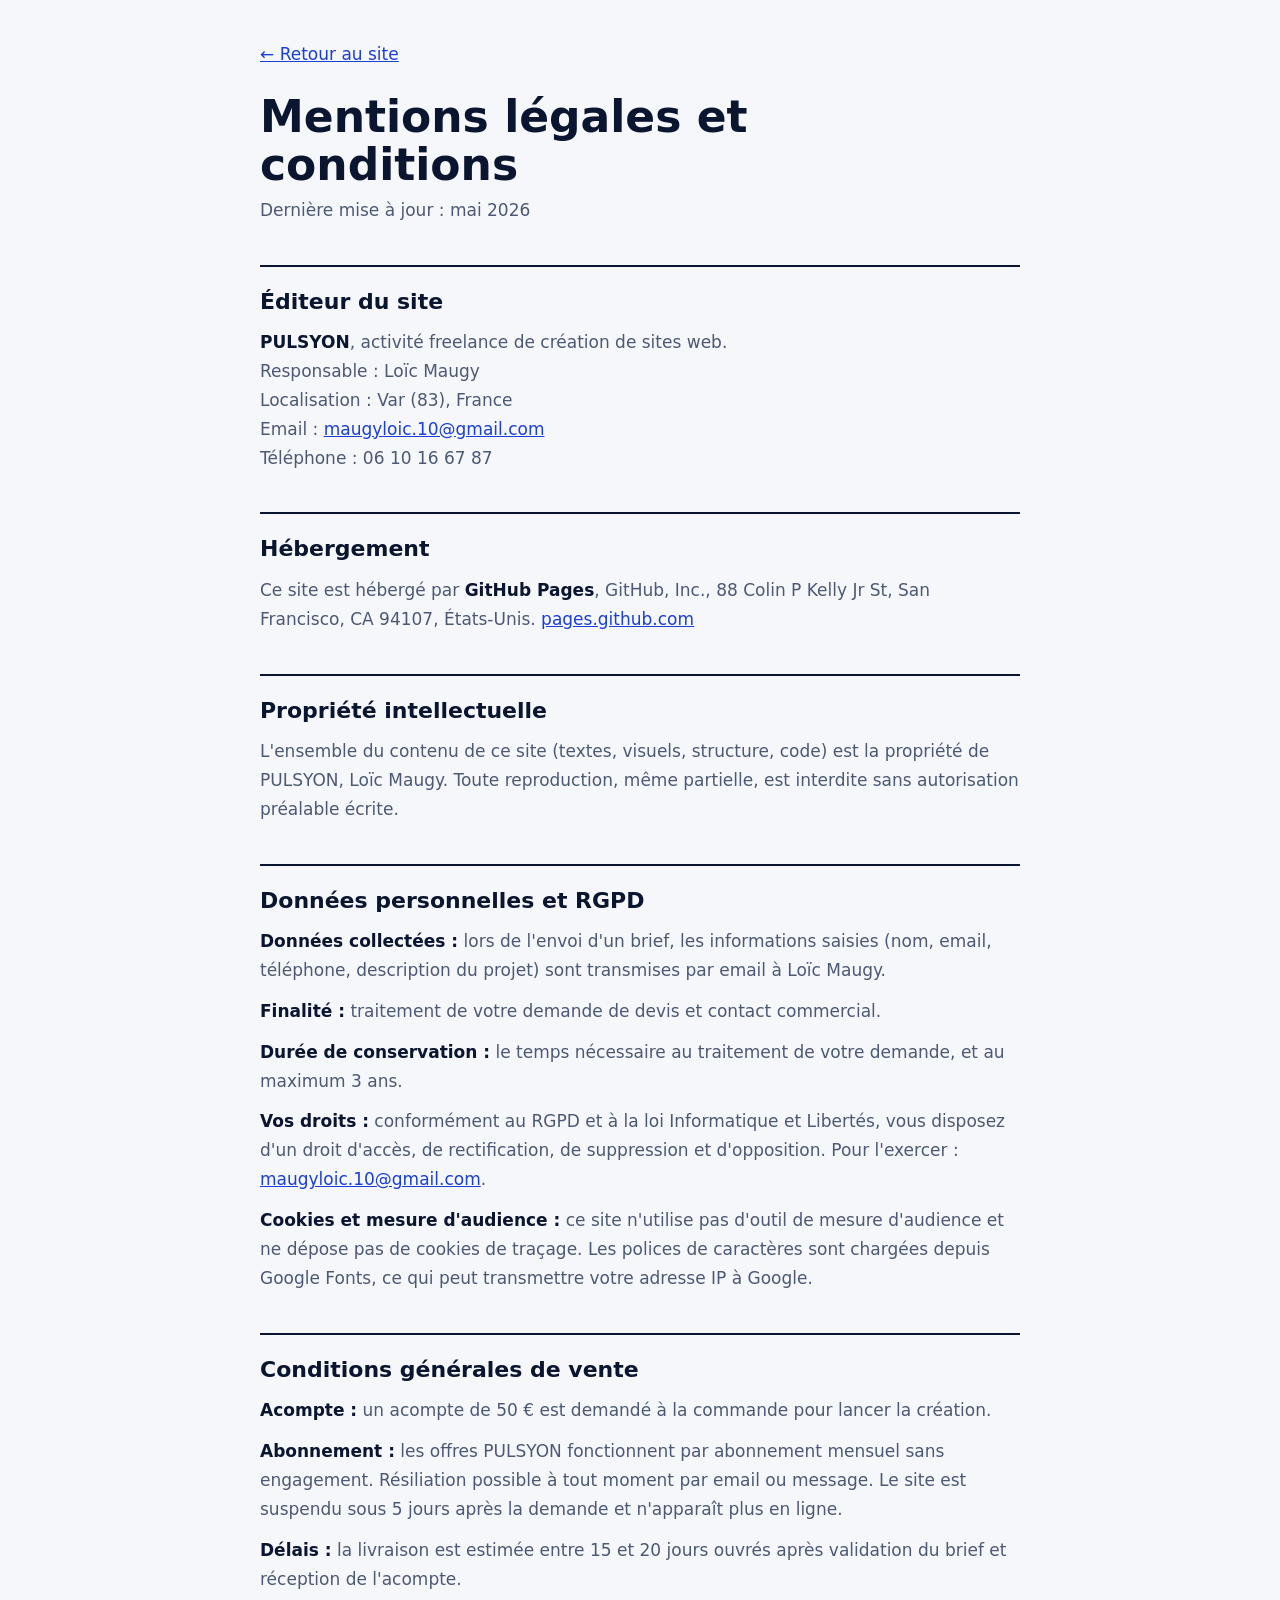
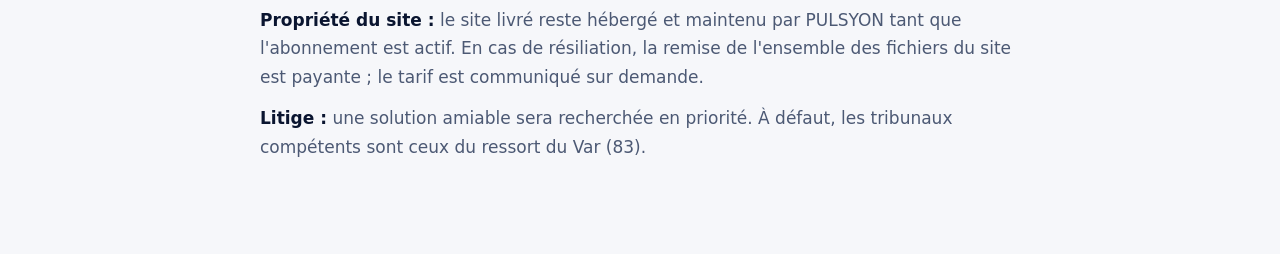
<file: mentions-legales.html>
<!DOCTYPE html>
<html lang="fr">
<head>
<meta charset="utf-8">
<meta name="viewport" content="width=device-width, initial-scale=1">
<title>Mentions légales et conditions · PULSYON</title>
<meta name="robots" content="noindex">
<style>
:root{--ink:#0A1530;--blue:#1B3FD6;--bg:#F6F7FA;--muted:#4C5974}
body{margin:0;background:var(--bg);color:var(--ink);font:400 17px/1.7 system-ui,-apple-system,"Segoe UI",sans-serif}
main{max-width:760px;margin:0 auto;padding:40px 22px 80px}
h1{font-size:clamp(30px,6vw,44px);line-height:1.1;margin:24px 0 6px}
h2{font-size:22px;margin:40px 0 8px;border-top:2px solid var(--ink);padding-top:16px}
p{margin:0 0 12px;color:var(--muted)}b{color:var(--ink)}
a{color:var(--blue)}
:focus-visible{outline:3px solid #FFC62E;outline-offset:3px}
</style>
</head>
<body>
<main>
<a href="index.html">← Retour au site</a>
<h1>Mentions légales et conditions</h1>
<p>Dernière mise à jour : mai 2026</p>

<h2>Éditeur du site</h2>
<p><b>PULSYON</b>, activité freelance de création de sites web.<br>Responsable : Loïc Maugy<br>Localisation : Var (83), France<br>Email : <a href="mailto:maugyloic.10@gmail.com">maugyloic.10@gmail.com</a><br>Téléphone : 06 10 16 67 87</p>

<h2>Hébergement</h2>
<p>Ce site est hébergé par <b>GitHub Pages</b>, GitHub, Inc., 88 Colin P Kelly Jr St, San Francisco, CA 94107, États-Unis. <a href="https://pages.github.com">pages.github.com</a></p>

<h2>Propriété intellectuelle</h2>
<p>L'ensemble du contenu de ce site (textes, visuels, structure, code) est la propriété de PULSYON, Loïc Maugy. Toute reproduction, même partielle, est interdite sans autorisation préalable écrite.</p>

<h2>Données personnelles et RGPD</h2>
<p><b>Données collectées :</b> lors de l'envoi d'un brief, les informations saisies (nom, email, téléphone, description du projet) sont transmises par email à Loïc Maugy.</p>
<p><b>Finalité :</b> traitement de votre demande de devis et contact commercial.</p>
<p><b>Durée de conservation :</b> le temps nécessaire au traitement de votre demande, et au maximum 3 ans.</p>
<p><b>Vos droits :</b> conformément au RGPD et à la loi Informatique et Libertés, vous disposez d'un droit d'accès, de rectification, de suppression et d'opposition. Pour l'exercer : <a href="mailto:maugyloic.10@gmail.com">maugyloic.10@gmail.com</a>.</p>
<p><b>Cookies et mesure d'audience :</b> ce site n'utilise pas d'outil de mesure d'audience et ne dépose pas de cookies de traçage. Les polices de caractères sont chargées depuis Google Fonts, ce qui peut transmettre votre adresse IP à Google.</p>

<h2>Conditions générales de vente</h2>
<p><b>Acompte :</b> un acompte de 50 € est demandé à la commande pour lancer la création.</p>
<p><b>Abonnement :</b> les offres PULSYON fonctionnent par abonnement mensuel sans engagement. Résiliation possible à tout moment par email ou message. Le site est suspendu sous 5 jours après la demande et n'apparaît plus en ligne.</p>
<p><b>Délais :</b> la livraison est estimée entre 15 et 20 jours ouvrés après validation du brief et réception de l'acompte.</p>
<p><b>Propriété du site :</b> le site livré reste hébergé et maintenu par PULSYON tant que l'abonnement est actif. En cas de résiliation, la remise de l'ensemble des fichiers du site est payante ; le tarif est communiqué sur demande.</p>
<p><b>Litige :</b> une solution amiable sera recherchée en priorité. À défaut, les tribunaux compétents sont ceux du ressort du Var (83).</p>
</main>
</body>
</html>
</file>
<file: brief.css>
:root{--deep:#0A1A5C;--blue:#1B3FD6;--sun:#FFC62E;--ink:#0A1530;--muted:#4C5974;--bg:#F6F7FA;--line:#DDE2EC}
*,*::before,*::after{box-sizing:border-box}
body{margin:0;background:var(--bg);color:var(--ink);font:400 17px/1.55 "Instrument Sans",system-ui,sans-serif;padding-bottom:env(safe-area-inset-bottom,0px)}
h1,h2{font-family:"Bricolage Grotesque","Instrument Sans",system-ui,sans-serif;letter-spacing:-.02em;line-height:1.1;margin:0}
a{color:var(--blue)}
:focus-visible{outline:3px solid var(--sun);outline-offset:2px;border-radius:6px}
.top{background:var(--deep);color:#fff;padding:calc(18px + env(safe-area-inset-top,0px)) 0 30px}
.w{max-width:760px;margin:0 auto;padding:0 20px}
.logo{font:800 20px "Bricolage Grotesque",sans-serif;color:#fff;text-decoration:none}
.logo i{display:inline-block;width:8px;height:8px;background:var(--sun);border-radius:50%;margin-left:3px}
h1{font-size:clamp(30px,6vw,46px);font-weight:800;margin:22px 0 8px}
.top p{margin:0;color:#C9D2F2}
.tabs{display:flex;gap:8px;flex-wrap:wrap;margin-top:22px}
.tabs button{font:600 15px "Instrument Sans",sans-serif;min-height:44px;padding:8px 18px;border-radius:99px;border:2px solid #7C8FD6;background:transparent;color:#fff;cursor:pointer}
.tabs button[aria-pressed=true]{background:var(--sun);border-color:var(--sun);color:var(--ink)}
.scope{margin-top:16px;font-size:15px;color:#C9D2F2}
.bar{position:sticky;top:0;z-index:5;background:var(--bg);border-bottom:1px solid var(--line);padding:10px 0}
.bar .w{display:flex;align-items:center;gap:14px;font-size:14px;font-weight:600}
.track{flex:1;height:8px;border-radius:9px;background:var(--line);overflow:hidden}
.track i{display:block;height:100%;width:0;background:var(--blue);transition:width .3s}
fieldset.sec{border:0;padding:0;margin:34px 0 0}
.sec>legend{font:800 24px "Bricolage Grotesque",sans-serif;letter-spacing:-.02em;padding:0 0 12px;border-bottom:2px solid var(--ink);width:100%;margin-bottom:6px}
.q{margin:20px 0}
.q>label,.q>.lab{display:block;font-weight:600;margin-bottom:6px}
.q small{display:block;color:var(--muted);font-weight:400;font-size:14px;margin-top:2px}
.req{color:#B3261E}
input[type=text],input[type=email],input[type=tel],input[type=url],select,textarea{width:100%;font:inherit;padding:12px 14px;border:2px solid var(--line);border-radius:10px;background:#fff;color:var(--ink)}
textarea{min-height:104px;resize:vertical}
input:focus,select:focus,textarea:focus{border-color:var(--blue)}
.opts{display:grid;gap:8px}
.opts label{display:flex;gap:10px;align-items:flex-start;padding:10px 12px;background:#fff;border:2px solid var(--line);border-radius:10px;cursor:pointer;min-height:44px}
.opts input{margin-top:5px;accent-color:var(--blue)}
.err{color:#B3261E;font-size:14px;font-weight:600;margin-top:6px}
.invalid input,.invalid select,.invalid textarea{border-color:#B3261E}
.note{background:#fff;border-left:4px solid var(--sun);padding:12px 14px;border-radius:8px;font-size:15px;color:var(--muted);margin-top:22px}
.btn{display:inline-flex;align-items:center;justify-content:center;min-height:48px;padding:12px 24px;border-radius:99px;border:2px solid var(--blue);background:var(--blue);color:#fff;font:600 16px "Instrument Sans",sans-serif;text-decoration:none;cursor:pointer}
.btn.alt{background:transparent;color:var(--blue)}
.btn:hover{transform:translateY(-2px)}
.result{display:none;margin:36px 0 70px;background:#fff;border:2px solid var(--blue);border-radius:16px;padding:24px}
.result.on{display:block}
.result h2{font-size:28px}
.result textarea{min-height:220px;font:14px/1.5 ui-monospace,Menlo,Consolas,monospace;margin:14px 0}
.acts{display:flex;gap:10px;flex-wrap:wrap}
.status{min-height:24px;margin-top:12px;font-weight:600;color:var(--blue)}
.go{margin:36px 0 70px}
.fine{font-size:14px;color:var(--muted);margin-top:12px}
@media(prefers-reduced-motion:reduce){*{transition:none!important}}

.tabs a{font:600 15px "Instrument Sans",sans-serif;display:inline-flex;align-items:center;min-height:44px;padding:8px 18px;border-radius:99px;border:2px solid #7C8FD6;color:#fff;text-decoration:none}.tabs a[aria-current=page]{background:var(--sun);border-color:var(--sun);color:var(--ink)}
</file>
